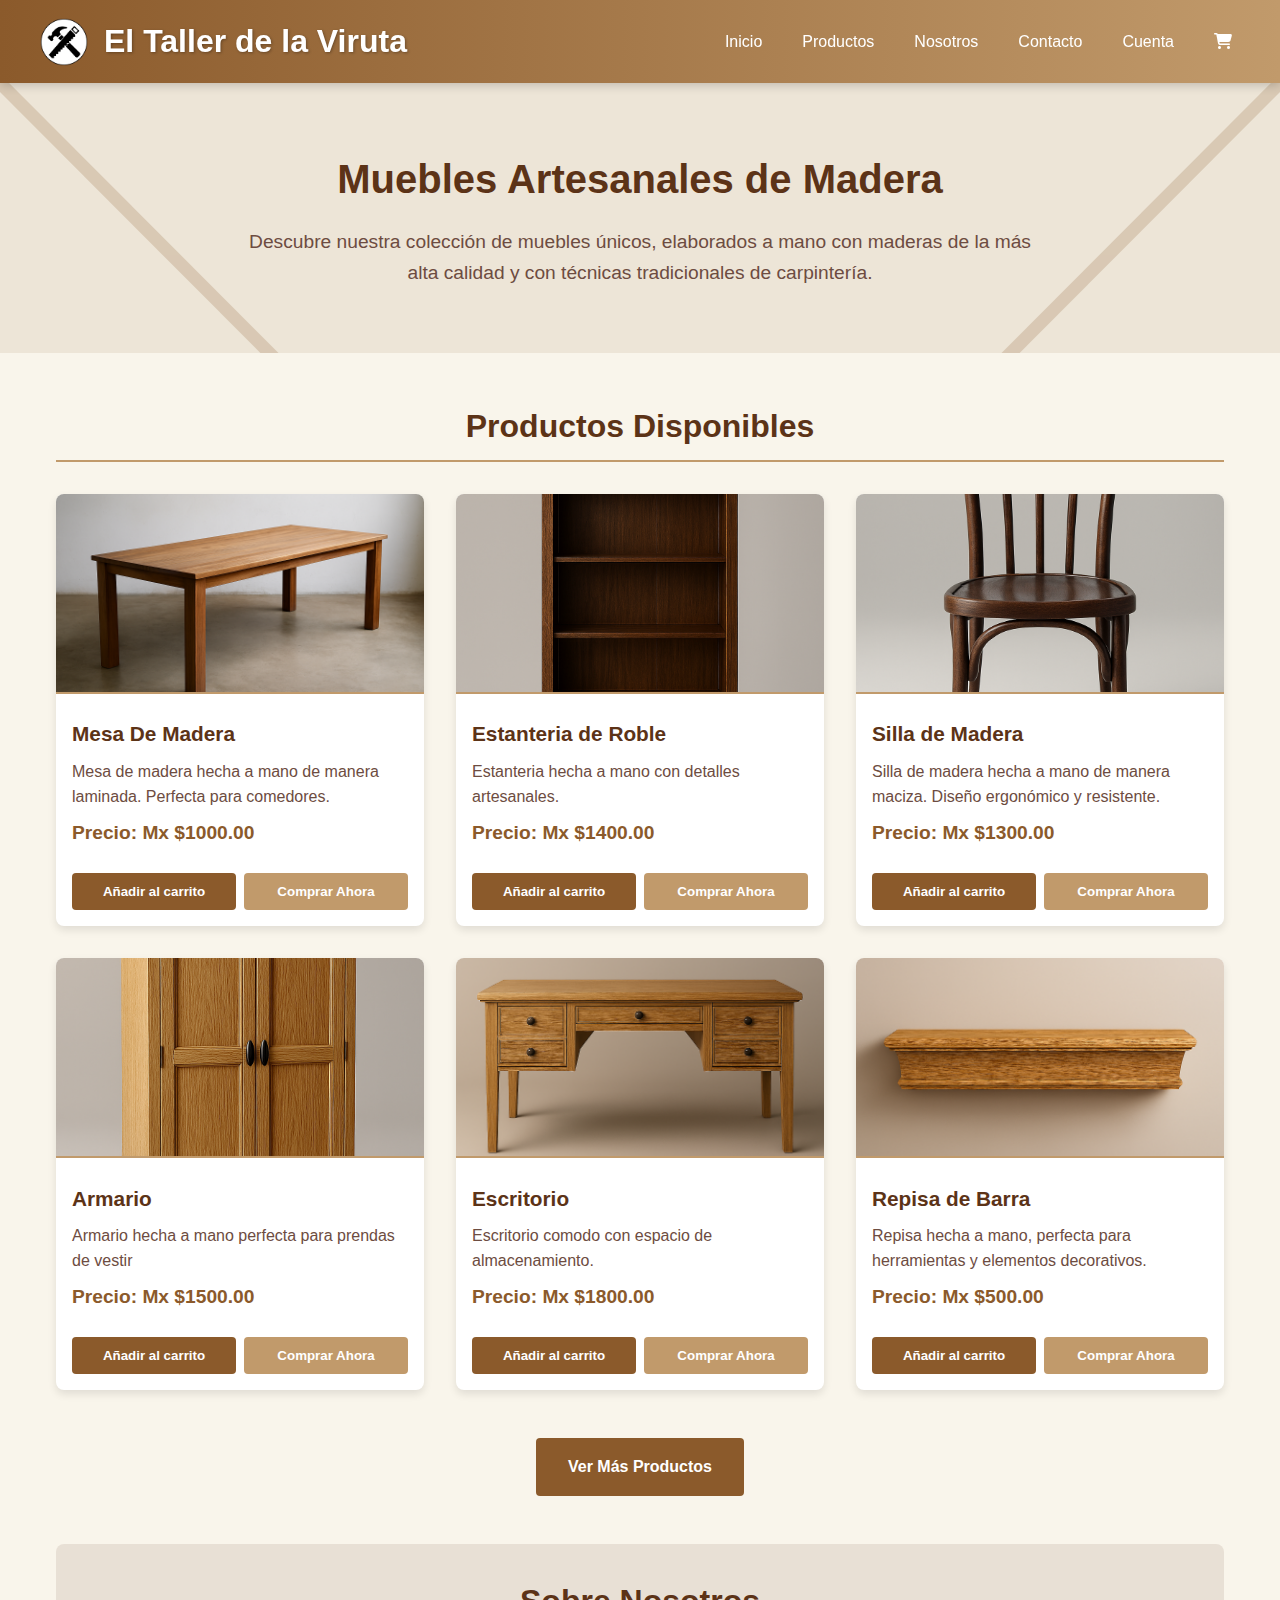
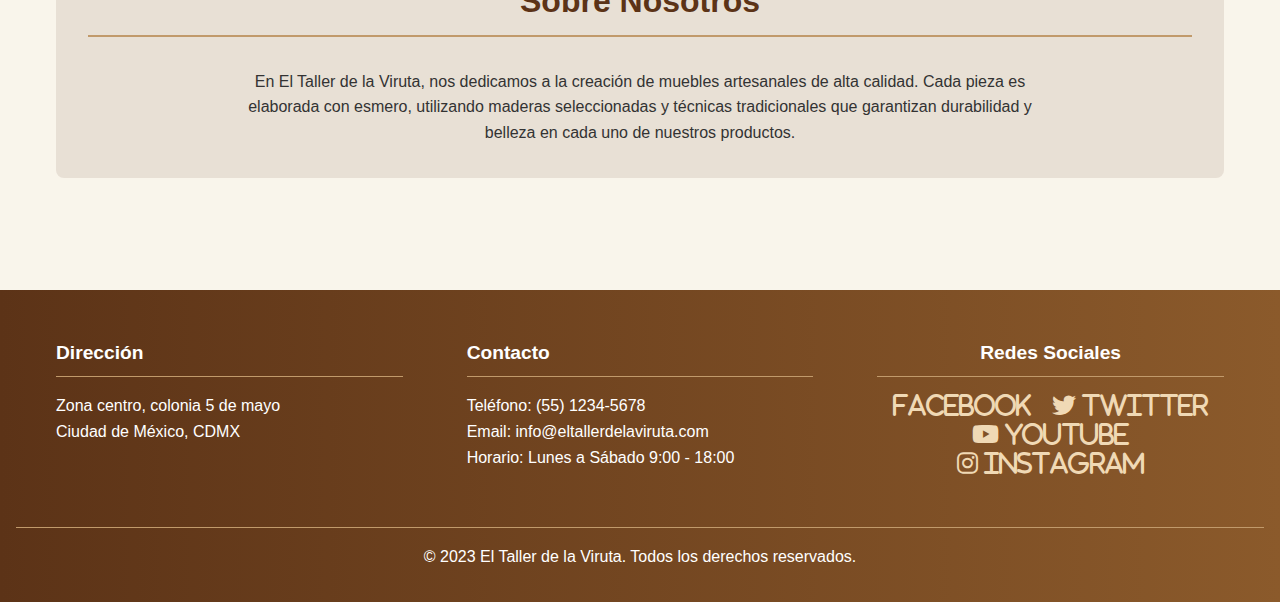
<file: index.html>
<!DOCTYPE html>
<html lang="es">

<head>
    <meta charset="UTF-8">
    <meta name="viewport" content="width=device-width, initial-scale=1.0">
    <title>El Taller de la Viruta </title>
    <link rel="stylesheet" href="https://cdnjs.cloudflare.com/ajax/libs/font-awesome/6.4.2/css/all.min.css">
    <link rel="stylesheet" href="inicio.css">
    <link rel="icon" type="img/x-icon" href="img/Logo.png">
</head>

<body>
    <header>
        <div class="header-content">
            <div class="logo">
                <img src="img/Logo.png" width="40" alt="Logo de la Pagina Web">
                <h1 title="El taller de la viruta">El Taller de la Viruta</h1>
            </div>
            <nav>
                <ul>
                    <li><a href="index.html">Inicio</a></li>
                    <li><a href="index.html">Productos</a></li>
                    <li><a href="nosotros.html">Nosotros</a></li>
                    <li><a href="#contact">Contacto</a></li>
                    <li><a href="cuenta.html">Cuenta</a></li>
                    <li class="cart-icon">
                        <a href="carrito.html">
                            <i class="fas fa-shopping-cart"></i>
                            <span class="cart-count" id="cart-count"></span>
                        </a>
                    </li>
                </ul>
            </nav>
        </div>
    </header>

    <div class="banner">
        <h2>Muebles Artesanales de Madera</h2>
        <p>Descubre nuestra colección de muebles únicos, elaborados a mano con maderas de la más alta calidad y con
            técnicas tradicionales de carpintería.</p>
    </div>

    <main>
        <h2 class="section-title" id="products" title="Productos Disponibles">Productos Disponibles</h2>

        <div class="product-container">
            <div class="product">
                <a href="mesa.html">
                    <img src="img/Mesa 1.png" alt="Mesa de madera" title="Mesa de madera">
                </a>
                <h3 title="Mesa de Madera">Mesa De Madera</h3>
                <p>Mesa de madera hecha a mano de manera laminada. Perfecta para comedores.</p>
                <p class="price">Precio: Mx $1000.00</p>
                <div class="product-buttons">
                    <button class="add-to-cart-btn">Añadir al carrito</button>
                    <button class="buy-now-btn">Comprar Ahora</button>
                </div>
            </div>

            <div class="product">
                <a href="estanteria.html">
                    <img src="img/Estanteria 1.png" alt="Ropero rústico" title="Estanteria">
                </a>
                <h3 title="Ropero Rústico">Estanteria de Roble</h3>
                <p title="Ropero Rústico hecho a mano">Estanteria hecha a mano con detalles artesanales.</p>
                <p class="price">Precio: Mx $1400.00</p>
                <div class="product-buttons">
                    <button class="add-to-cart-btn">Añadir al carrito</button>
                    <button class="buy-now-btn">Comprar Ahora</button>
                </div>
            </div>

            <div class="product">
                <a href="silla.html">
                    <img src="img/silla 1.png" alt="Silla artesanal" title="Silla artesanal">
                </a>
                <h3>Silla de Madera</h3>
                <p>Silla de madera hecha a mano de manera maciza. Diseño ergonómico y resistente.</p>
                <p class="price">Precio: Mx $1300.00</p>
                <div class="product-buttons">
                    <button class="add-to-cart-btn">Añadir al carrito</button>
                    <button class="buy-now-btn">Comprar Ahora</button>
                </div>
            </div>

            <div class="product">
                <a href="armario.html">
                    <img src="img/Armario 1.png" alt="Estantería" title="Estantería artesanal">
                </a>
                <h3>Armario </h3>
                <p>Armario hecha a mano perfecta para prendas de vestir</p>
                <p class="price">Precio: Mx $1500.00</p>
                <div class="product-buttons">
                    <button class="add-to-cart-btn">Añadir al carrito</button>
                    <button class="buy-now-btn">Comprar Ahora</button>
                </div>
            </div>

            <div class="product">
                <a href="escritorio.html">
                    <img src="img/Escritorio 1.png" alt="Armario mediano" title="Armario mediano">
                </a>
                <h3>Escritorio</h3>
                <p>Escritorio comodo con espacio de almacenamiento.</p>
                <p class="price">Precio: Mx $1800.00</p>
                <div class="product-buttons">
                    <button class="add-to-cart-btn">Añadir al carrito</button>
                    <button class="buy-now-btn">Comprar Ahora</button>
                </div>
            </div>

            <div class="product">
                <a href="repisa.html">
                    <img src="img/Repisa 1.png" alt="Repisa" title="Repisa artesanal">
                </a>
                <h3>Repisa de Barra</h3>
                <p>Repisa hecha a mano, perfecta para herramientas y elementos decorativos.</p>
                <p class="price">Precio: Mx $500.00</p>
                <div class="product-buttons">
                    <button class="add-to-cart-btn">Añadir al carrito</button>
                    <button class="buy-now-btn">Comprar Ahora</button>
                </div>
            </div>
        </div>

        <div class="more-products-link">
            <a href="https://www.ikea.com/mx/es/cat/storage-organisation-st001/" target="_blank">Ver Más Productos</a>
        </div>

        <section id="about" style="margin: 3rem 0; padding: 2rem; background-color: #e8e0d5; border-radius: 8px;">
            <h2 class="section-title">Sobre Nosotros</h2>
            <p style="text-align: center; max-width: 800px; margin: 0 auto;">En El Taller de la Viruta, nos dedicamos a
                la creación de muebles artesanales de alta calidad. Cada pieza es elaborada con esmero, utilizando
                maderas seleccionadas y técnicas tradicionales que garantizan durabilidad y belleza en cada uno de
                nuestros productos.</p>
        </section>
    </main>

    <footer id="contact">
        <div class="footer-content">
            <div class="partfooter">
                <h4>Dirección</h4>
                <p>Zona centro, colonia 5 de mayo</p>
                <p>Ciudad de México, CDMX</p>
            </div>

            <div class="partfooter">
                <h4>Contacto</h4>
                <p>Teléfono: (55) 1234-5678</p>
                <p>Email: info@eltallerdelaviruta.com</p>
                <p>Horario: Lunes a Sábado 9:00 - 18:00</p>
            </div>
            <div class="partfooter social-media">
                <h4>Redes Sociales</h4>
                <a href="#" target="_blank" class="fab facebook-btn"> Facebook</a>
                <a href="#" class="fab fa-twitter"> Twitter</a>
                <a href="#" target="_blank" class="fab fa-youtube"> YouTube</a>
                <a class="fab fa-instagram" href="#" target="_blank"> Instagram</a>
            </div>
        </div>

        <div class="footer-bottom">
            <p>&copy; 2023 El Taller de la Viruta. Todos los derechos reservados.</p>
        </div>
    </footer>
    <script src="inicio.js"></script>
</body>

</html>
</file>
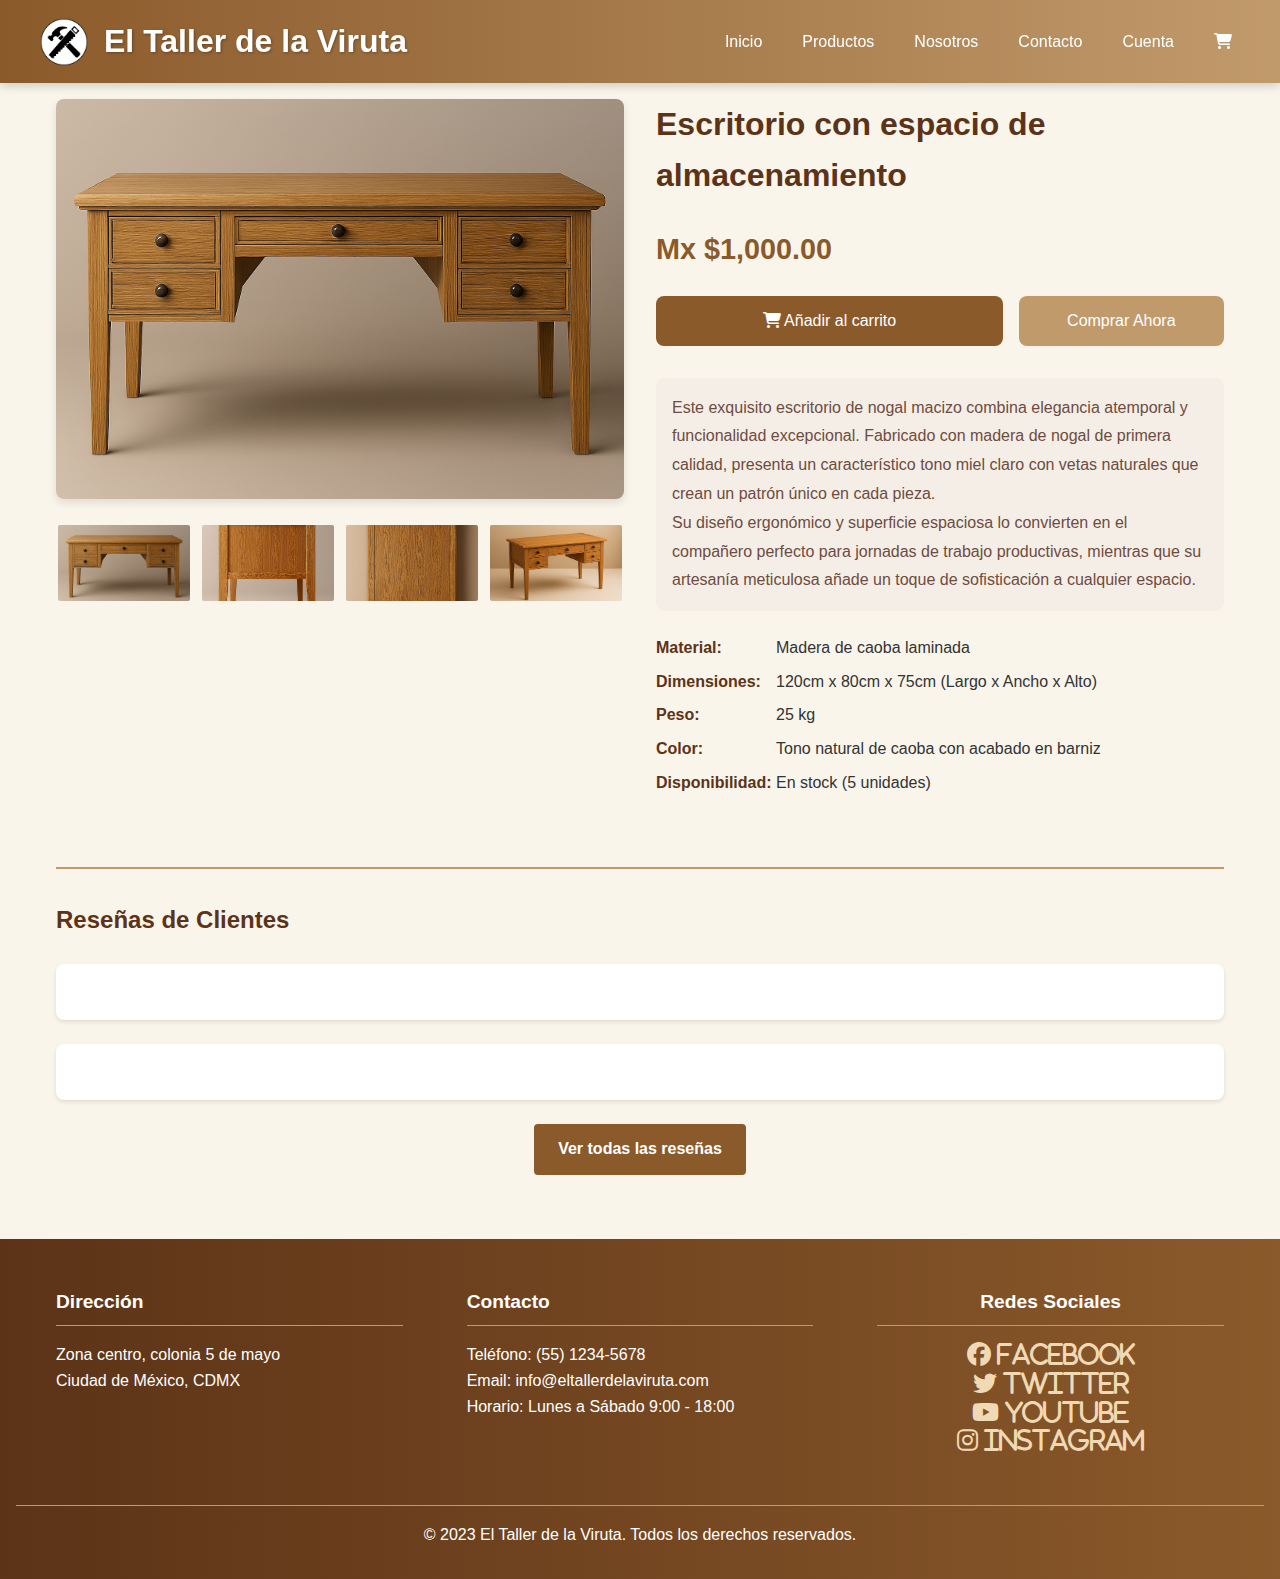
<file: escritorio.html>
<!DOCTYPE html>
<html lang="es">

<head>
    <meta charset="UTF-8">
    <meta name="viewport" content="width=device-width, initial-scale=1.0">
    <link rel="stylesheet" href="https://cdnjs.cloudflare.com/ajax/libs/font-awesome/6.4.2/css/all.min.css">
    <title>Mesa Rústica - El Taller de la Viruta</title>
    <link rel="stylesheet" href="mesa.css">
</head>

<body>
    <header>
        <div class="header-content">
            <div class="logo">
                <img src="img/Logo.png" width="40" alt="Logo de la Pagina Web">
                <h1>El Taller de la Viruta</h1>
            </div>
            <nav>
                <ul>
                    <li><a href="inicio.html">Inicio</a></li>
                    <li><a href="inicio.html">Productos</a></li>
                    <li><a href="nosotros.html">Nosotros</a></li>
                    <li><a href="#contact">Contacto</a></li>
                    <li><a href="cuenta.html">Cuenta</a></li>
                    <li class="cart-icon">
                        <a href="carrito.html">
                            <i class="fas fa-shopping-cart"></i>
                            <span class="cart-count" id="cart-count"></span>
                        </a>
                    </li>
                </ul>
            </nav>
        </div>
    </header>

    </div>

    <main>
        <div class="product-detail">
            <div class="product-gallery">
                <img id="main-image" src="img/Escritorio 1.png" alt="" class="main-image">

                <div class="thumbnail-container">
                    <img src="img/Escritorio 1.png" alt="Vista lateral" class="thumbnail"
                        onclick="changeImage(this, 'http://127.0.0.1:5500/img/Escritorio%201.png')">
                    <img src="img/Escritorio 2.png" alt="Vista superior" class="thumbnail"
                        onclick="changeImage(this, 'http://127.0.0.1:5500/img/Escritorio%202.png')">
                    <img src="img/Escritorio 3.png" alt="Detalle de madera" class="thumbnail"
                        onclick="changeImage(this, 'http://127.0.0.1:5500/img/Escritorio%203.png')">
                    <img src="img/Escritorio 4.png" alt="Detalle de patas" class="thumbnail"
                        onclick="changeImage(this, 'http://127.0.0.1:5500/img/Escritorio%204.png')">
                </div>
            </div>

            <div class="product-info">
                <h1>Escritorio con espacio de almacenamiento</h1>

                <p class="price">Mx $1,000.00</p>

                <div class="product-actions">
                    <button class="add-to-cart-btn"><i class="fas fa-shopping-cart"></i> Añadir al carrito</button>
                    <button class="buy-now-btn">Comprar Ahora</button>
                </div>

                <div class="description">
                    <p>Este exquisito escritorio de nogal macizo combina elegancia atemporal y funcionalidad
                        excepcional. Fabricado con madera de nogal de primera calidad, presenta un característico tono
                        miel claro con vetas naturales que crean un patrón único en cada pieza. </p>
                    <p>Su diseño ergonómico y superficie espaciosa lo convierten en el compañero perfecto para jornadas
                        de trabajo productivas, mientras que su artesanía meticulosa añade un toque de sofisticación a
                        cualquier espacio.</p>
                </div>

                <div class="product-meta">
                    <div class="meta-item">
                        <span class="meta-label">Material:</span>
                        <span class="meta-value">Madera de caoba laminada</span>
                    </div>
                    <div class="meta-item">
                        <span class="meta-label">Dimensiones:</span>
                        <span class="meta-value">120cm x 80cm x 75cm (Largo x Ancho x Alto)</span>
                    </div>
                    <div class="meta-item">
                        <span class="meta-label">Peso:</span>
                        <span class="meta-value">25 kg</span>
                    </div>
                    <div class="meta-item">
                        <span class="meta-label">Color:</span>
                        <span class="meta-value">Tono natural de caoba con acabado en barniz</span>
                    </div>
                    <div class="meta-item">
                        <span class="meta-label">Disponibilidad:</span>
                        <span class="meta-value">En stock (5 unidades)</span>
                    </div>
                </div>
            </div>
        </div>

        <div class="reviews">
            <h2>Reseñas de Clientes</h2>

            <div class="review-item">
                <div class="review-header">
                    <span class="review-author"></span>
                    <span class="review-date"></span>
                </div>
                <div class="review-content">

                </div>
            </div>

            <div class="review-item">
                <div class="review-header">
                    <span class="review-author"></span>
                    <span class="review-date"></span>
                </div>
                <div class="review-content">
                    <p></p>
                </div>
            </div>

            <div class="view-all-reviews">
                <a href="reseñas.html">Ver todas las reseñas</a>
            </div>
        </div>
    </main>

    <footer id="contact">
        <div class="footer-content">
            <div class="partfooter">
                <h4>Dirección</h4>
                <p>Zona centro, colonia 5 de mayo</p>
                <p>Ciudad de México, CDMX</p>
            </div>

            <div class="partfooter">
                <h4>Contacto</h4>
                <p>Teléfono: (55) 1234-5678</p>
                <p>Email: info@eltallerdelaviruta.com</p>
                <p>Horario: Lunes a Sábado 9:00 - 18:00</p>
            </div>

            <div class="partfooter social-media">
                <h4>Redes Sociales</h4>
                <a href="https://www.facebook.com" target="_blank" class="fab fa-facebook">
                    Facebook</a>
                <a href="#" class="fab fa-twitter"> Twitter</a>
                <a href="#" target="_blank" class="fab fa-youtube"> YouTube</a>
                <a class="fab fa-instagram" href="#" target="_blank"> Instagram</a>
            </div>

        </div>

        <div class="footer-bottom">
            <p>&copy; 2023 El Taller de la Viruta. Todos los derechos reservados.</p>
        </div>
    </footer>

    <script src="productfunci.js"></script>
</body>

</html>
</file>
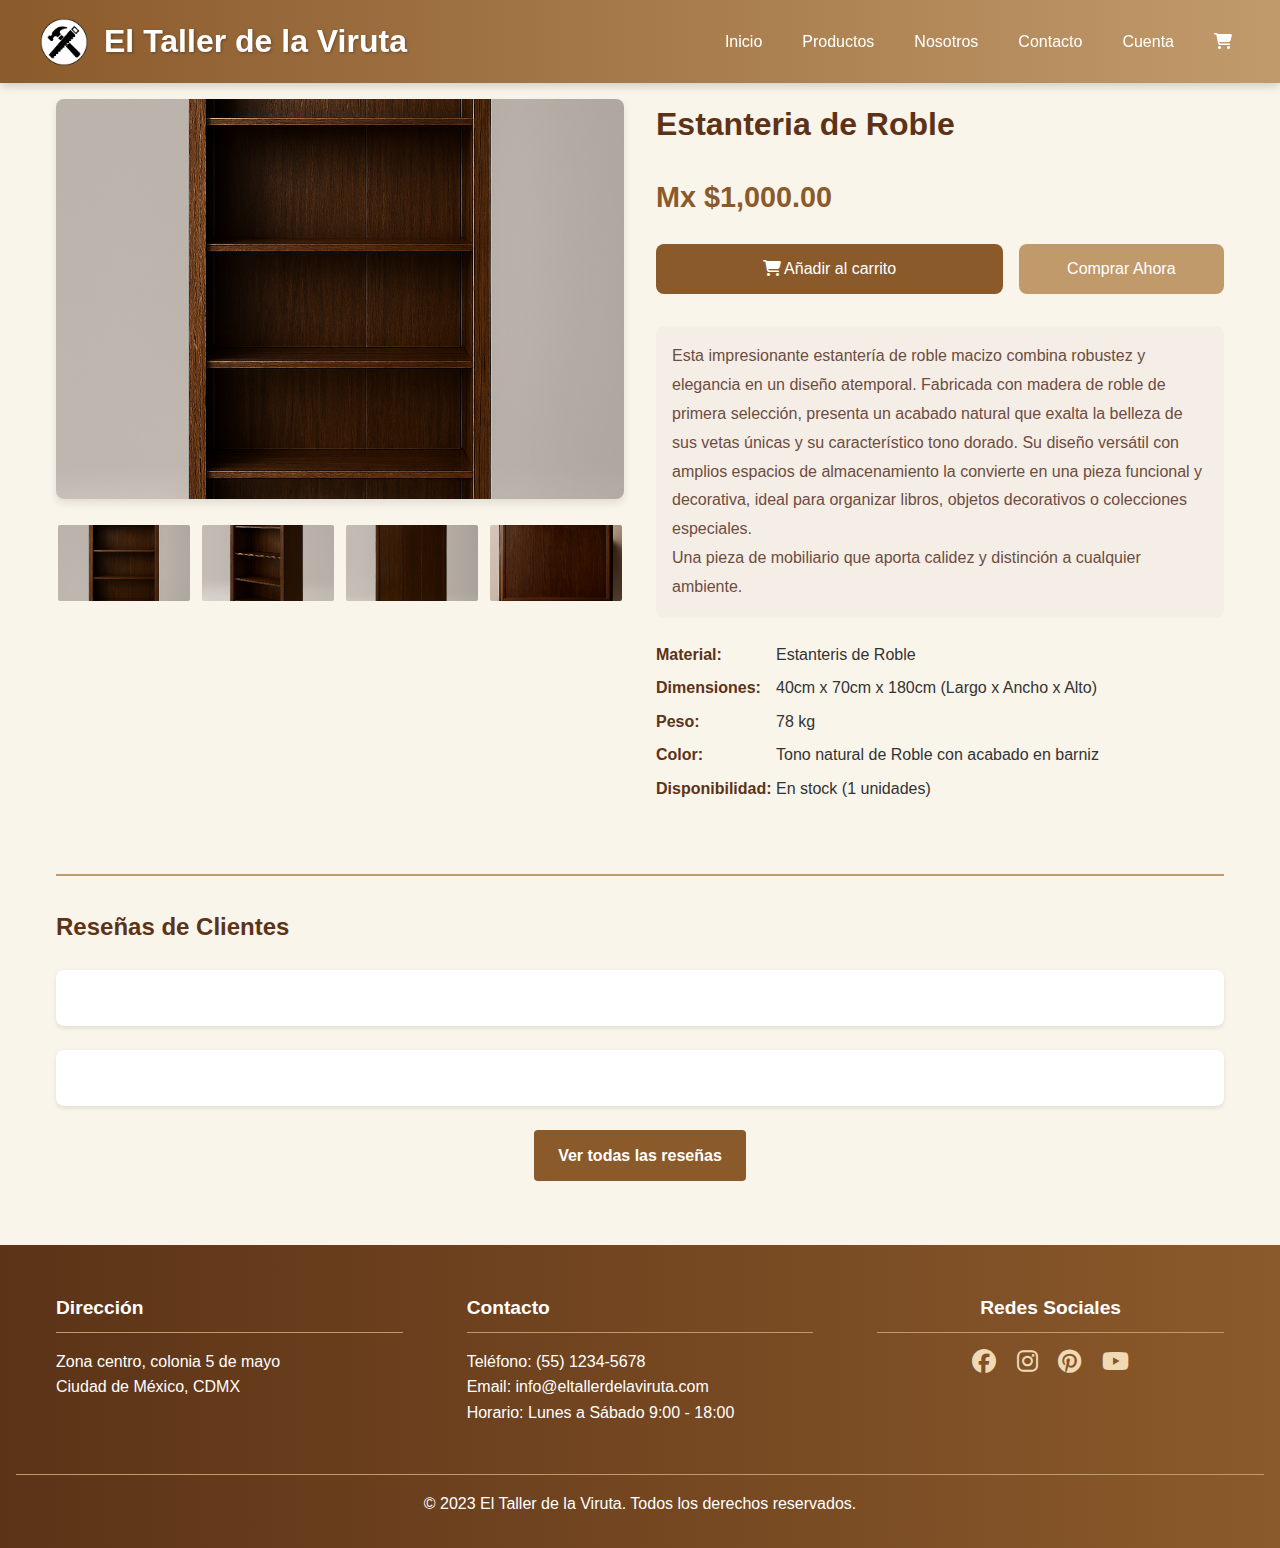
<file: estanteria.html>
<!DOCTYPE html>
<html lang="es">

<head>
    <meta charset="UTF-8">
    <meta name="viewport" content="width=device-width, initial-scale=1.0">
    <link rel="stylesheet" href="https://cdnjs.cloudflare.com/ajax/libs/font-awesome/6.4.2/css/all.min.css">

    <title>Estanteria de madera - El Taller de la Viruta</title>
    <link rel="stylesheet" href="mesa.css">
</head>

<body>
    <header>
        <div class="header-content">
            <div class="logo">
                <img src="img/Logo.png" width="40" alt="Logo de la Pagina Web">
                <h1>El Taller de la Viruta</h1>
            </div>
            <nav>
                <ul>
                    <li><a href="inicio.html">Inicio</a></li>
                    <li><a href="inicio.html">Productos</a></li>
                    <li><a href="nosotros.html">Nosotros</a></li>
                    <li><a href="#contact">Contacto</a></li>
                    <li><a href="cuenta.html">Cuenta</a></li>
                    <li class="cart-icon">
                        <a href="carrito.html">
                            <i class="fas fa-shopping-cart"></i>
                            <span class="cart-count" id="cart-count"></span>
                        </a>
                    </li>
                </ul>
            </nav>
        </div>
    </header>

    </div>

    <main>
        <div class="product-detail">
            <div class="product-gallery">
                <img id="main-image" src="img/Estanteria 1.png" alt="" class="main-image">

                <div class="thumbnail-container">
                    <img src="img/Estanteria 1.png" alt="Vista lateral" class="thumbnail"
                        onclick="changeImage(this, 'http://127.0.0.1:5500/img/Estanteria%201.png')">
                    <img src="img/Estanteria 2.png" alt="Vista superior" class="thumbnail"
                        onclick="changeImage(this, 'http://127.0.0.1:5500/img/Estanteria%202.png')">
                    <img src="img/Estanteria 3.png" alt="Detalle de madera" class="thumbnail"
                        onclick="changeImage(this, 'http://127.0.0.1:5500/img/Estanteria%203.png')">
                    <img src="img/Estanteria 4.png" alt="Detalle de patas" class="thumbnail"
                        onclick="changeImage(this, 'http://127.0.0.1:5500/img/Estanteria%204.png')">
                </div>
            </div>

            <div class="product-info">
                <h1>Estanteria de Roble</h1>

                <p class="price">Mx $1,000.00</p>

                <div class="product-actions">
                    <button class="add-to-cart-btn"><i class="fas fa-shopping-cart"></i> Añadir al carrito</button>
                    <button class="buy-now-btn">Comprar Ahora</button>
                </div>

                <div class="description">
                    <p>Esta impresionante estantería de roble macizo combina robustez y elegancia en un diseño
                        atemporal. Fabricada con madera de roble de primera selección, presenta un acabado natural que
                        exalta la belleza de sus vetas únicas y su característico tono dorado. Su diseño versátil con
                        amplios espacios de almacenamiento la convierte en una pieza funcional y decorativa, ideal para
                        organizar libros, objetos decorativos o colecciones especiales.</p>
                    <p>Una pieza de mobiliario que aporta calidez y distinción a cualquier ambiente.</p>
                </div>

                <div class="product-meta">
                    <div class="meta-item">
                        <span class="meta-label">Material:</span>
                        <span class="meta-value">Estanteris de Roble </span>
                    </div>
                    <div class="meta-item">
                        <span class="meta-label">Dimensiones:</span>
                        <span class="meta-value">40cm x 70cm x 180cm (Largo x Ancho x Alto)</span>
                    </div>
                    <div class="meta-item">
                        <span class="meta-label">Peso:</span>
                        <span class="meta-value">78 kg</span>
                    </div>
                    <div class="meta-item">
                        <span class="meta-label">Color:</span>
                        <span class="meta-value">Tono natural de Roble con acabado en barniz</span>
                    </div>
                    <div class="meta-item">
                        <span class="meta-label">Disponibilidad:</span>
                        <span class="meta-value">En stock (1 unidades)</span>
                    </div>
                </div>
            </div>
        </div>

        <div class="reviews">
            <h2>Reseñas de Clientes</h2>

            <div class="review-item">
                <div class="review-header">
                    <span class="review-author"></span>
                    <span class="review-date"></span>
                </div>
                <div class="review-content">

                </div>
            </div>

            <div class="review-item">
                <div class="review-header">
                    <span class="review-author"></span>
                    <span class="review-date"></span>
                </div>
                <div class="review-content">
                    <p></p>
                </div>
            </div>

            <div class="view-all-reviews">
                <a href="reseñas.html">Ver todas las reseñas</a>
            </div>
        </div>
    </main>

    <footer id="contact">
        <div class="footer-content">
            <div class="partfooter">
                <h4>Dirección</h4>
                <p>Zona centro, colonia 5 de mayo</p>
                <p>Ciudad de México, CDMX</p>
            </div>

            <div class="partfooter">
                <h4>Contacto</h4>
                <p>Teléfono: (55) 1234-5678</p>
                <p>Email: info@eltallerdelaviruta.com</p>
                <p>Horario: Lunes a Sábado 9:00 - 18:00</p>
            </div>

            <div class="partfooter social-media">
                <h4>Redes Sociales</h4>
                <a href="#" target="_blank" class="fab fa-facebook"></a>
                <a href="#" target="_blank" class="fab fa-instagram"></a>
                <a href="#" target="_blank" class="fab fa-pinterest"></a>
                <a href="#" target="_blank" class="fab fa-youtube"></a>
            </div>
        </div>

        <div class="footer-bottom">
            <p>&copy; 2023 El Taller de la Viruta. Todos los derechos reservados.</p>
        </div>
    </footer>

    <script src="productfunci.js"></script>
</body>

</html>
</file>
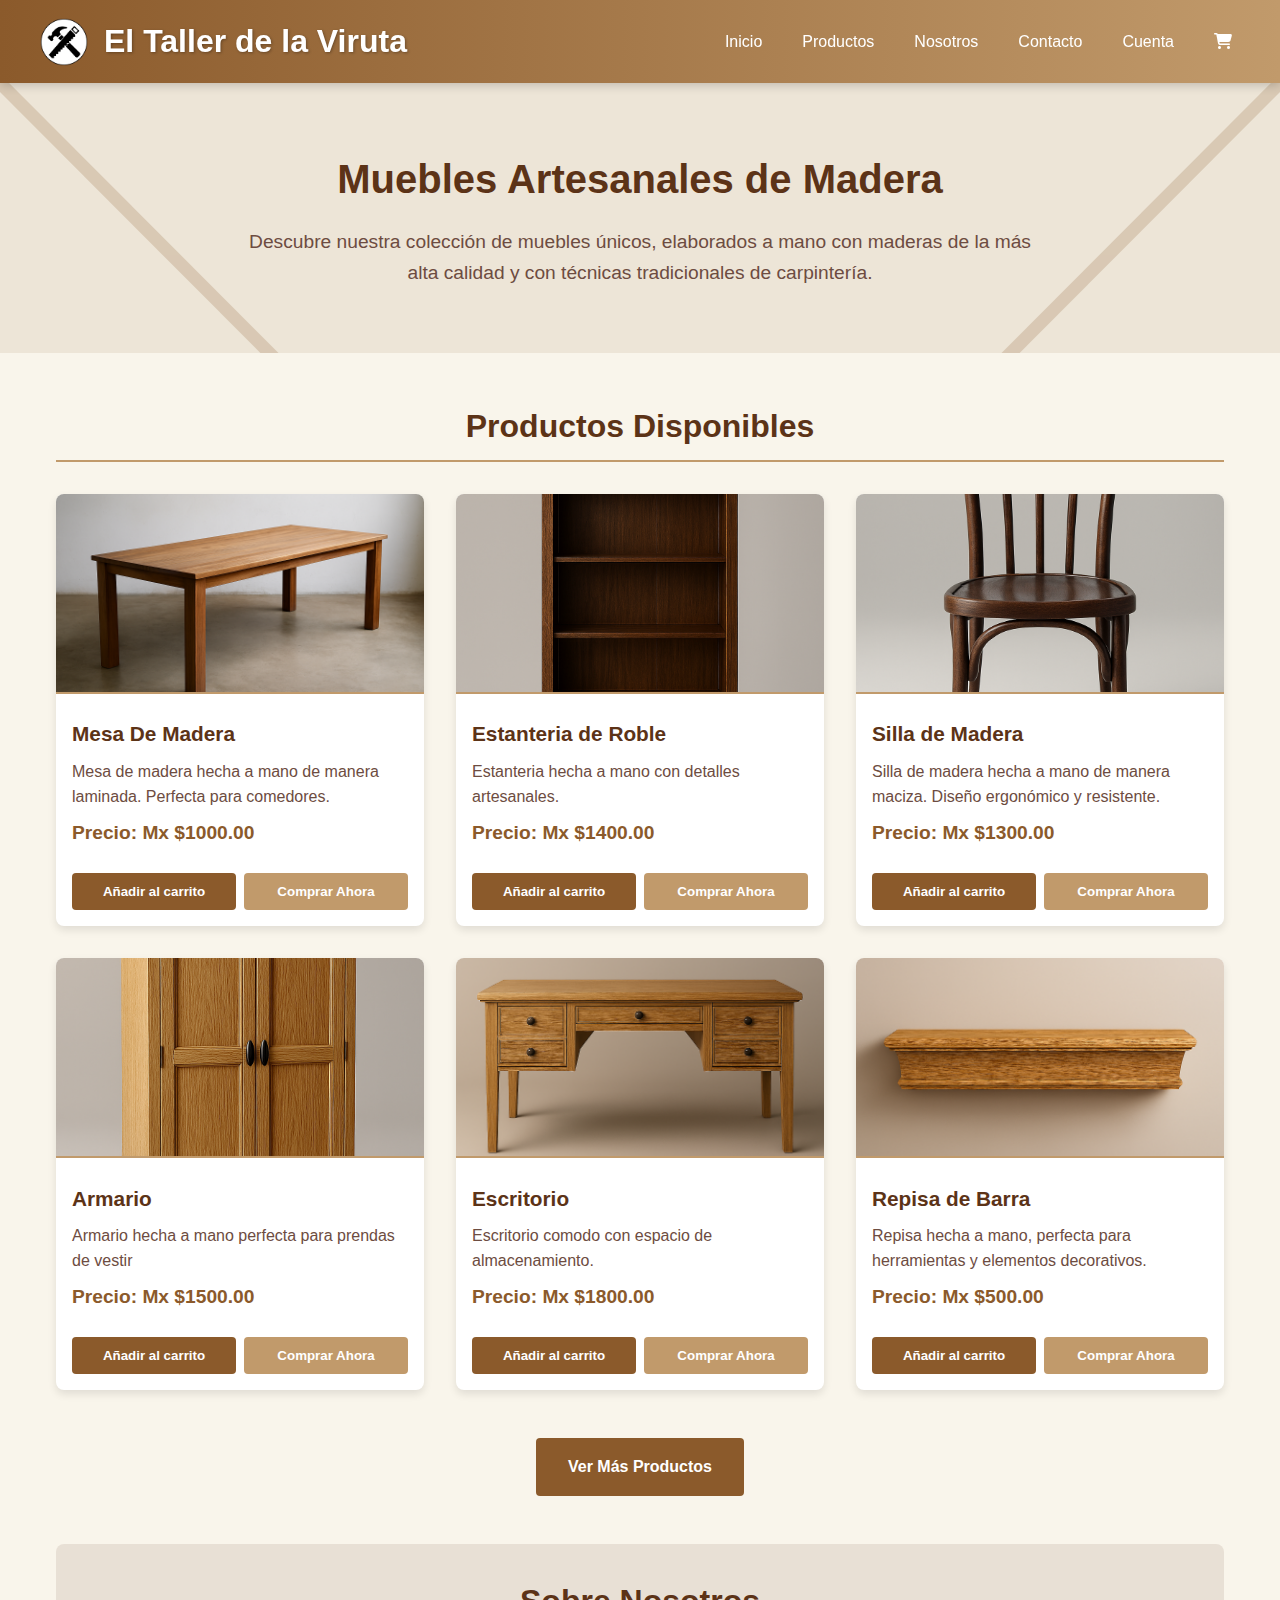
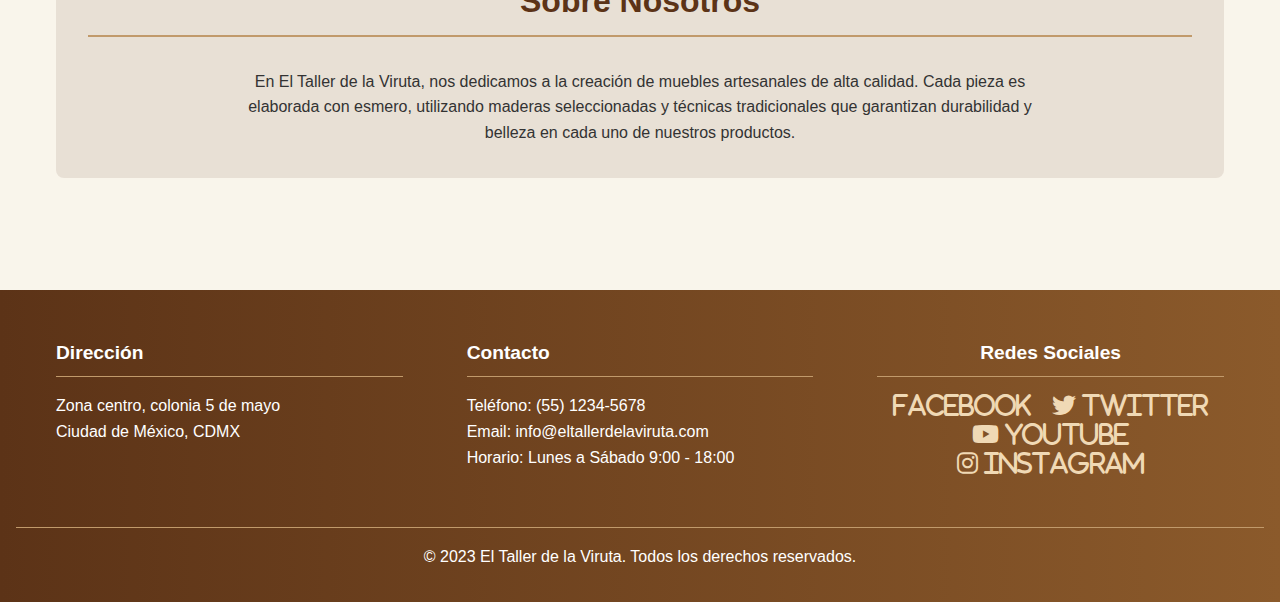
<file: inicio.html>
<!DOCTYPE html>
<html lang="es">

<head>
    <meta charset="UTF-8">
    <meta name="viewport" content="width=device-width, initial-scale=1.0">
    <title>El Taller de la Viruta </title>
    <link rel="stylesheet" href="https://cdnjs.cloudflare.com/ajax/libs/font-awesome/6.4.2/css/all.min.css">
    <link rel="stylesheet" href="inicio.css">
    <link rel="icon" type="img/x-icon" href="img/Logo.png">
</head>

<body>
    <header>
        <div class="header-content">
            <div class="logo">
                <img src="img/Logo.png" width="40" alt="Logo de la Pagina Web">
                <h1 title="El taller de la viruta">El Taller de la Viruta</h1>
            </div>
            <nav>
                <ul>
                    <li><a href="inicio.html">Inicio</a></li>
                    <li><a href="inicio.html">Productos</a></li>
                    <li><a href="nosotros.html">Nosotros</a></li>
                    <li><a href="#contact">Contacto</a></li>
                    <li><a href="cuenta.html">Cuenta</a></li>
                    <li class="cart-icon">
                        <a href="carrito.html">
                            <i class="fas fa-shopping-cart"></i>
                            <span class="cart-count" id="cart-count"></span>
                        </a>
                    </li>
                </ul>
            </nav>
        </div>
    </header>

    <div class="banner">
        <h2>Muebles Artesanales de Madera</h2>
        <p>Descubre nuestra colección de muebles únicos, elaborados a mano con maderas de la más alta calidad y con
            técnicas tradicionales de carpintería.</p>
    </div>

    <main>
        <h2 class="section-title" id="products" title="Productos Disponibles">Productos Disponibles</h2>

        <div class="product-container">
            <div class="product">
                <a href="mesa.html">
                    <img src="img/Mesa 1.png" alt="Mesa de madera" title="Mesa de madera">
                </a>
                <h3 title="Mesa de Madera">Mesa De Madera</h3>
                <p>Mesa de madera hecha a mano de manera laminada. Perfecta para comedores.</p>
                <p class="price">Precio: Mx $1000.00</p>
                <div class="product-buttons">
                    <button class="add-to-cart-btn">Añadir al carrito</button>
                    <button class="buy-now-btn">Comprar Ahora</button>
                </div>
            </div>

            <div class="product">
                <a href="estanteria.html">
                    <img src="img/Estanteria 1.png" alt="Ropero rústico" title="Estanteria">
                </a>
                <h3 title="Ropero Rústico">Estanteria de Roble</h3>
                <p title="Ropero Rústico hecho a mano">Estanteria hecha a mano con detalles artesanales.</p>
                <p class="price">Precio: Mx $1400.00</p>
                <div class="product-buttons">
                    <button class="add-to-cart-btn">Añadir al carrito</button>
                    <button class="buy-now-btn">Comprar Ahora</button>
                </div>
            </div>

            <div class="product">
                <a href="silla.html">
                    <img src="img/silla 1.png" alt="Silla artesanal" title="Silla artesanal">
                </a>
                <h3>Silla de Madera</h3>
                <p>Silla de madera hecha a mano de manera maciza. Diseño ergonómico y resistente.</p>
                <p class="price">Precio: Mx $1300.00</p>
                <div class="product-buttons">
                    <button class="add-to-cart-btn">Añadir al carrito</button>
                    <button class="buy-now-btn">Comprar Ahora</button>
                </div>
            </div>

            <div class="product">
                <a href="armario.html">
                    <img src="img/Armario 1.png" alt="Estantería" title="Estantería artesanal">
                </a>
                <h3>Armario </h3>
                <p>Armario hecha a mano perfecta para prendas de vestir</p>
                <p class="price">Precio: Mx $1500.00</p>
                <div class="product-buttons">
                    <button class="add-to-cart-btn">Añadir al carrito</button>
                    <button class="buy-now-btn">Comprar Ahora</button>
                </div>
            </div>

            <div class="product">
                <a href="escritorio.html">
                    <img src="img/Escritorio 1.png" alt="Armario mediano" title="Armario mediano">
                </a>
                <h3>Escritorio</h3>
                <p>Escritorio comodo con espacio de almacenamiento.</p>
                <p class="price">Precio: Mx $1800.00</p>
                <div class="product-buttons">
                    <button class="add-to-cart-btn">Añadir al carrito</button>
                    <button class="buy-now-btn">Comprar Ahora</button>
                </div>
            </div>

            <div class="product">
                <a href="repisa.html">
                    <img src="img/Repisa 1.png" alt="Repisa" title="Repisa artesanal">
                </a>
                <h3>Repisa de Barra</h3>
                <p>Repisa hecha a mano, perfecta para herramientas y elementos decorativos.</p>
                <p class="price">Precio: Mx $500.00</p>
                <div class="product-buttons">
                    <button class="add-to-cart-btn">Añadir al carrito</button>
                    <button class="buy-now-btn">Comprar Ahora</button>
                </div>
            </div>
        </div>

        <div class="more-products-link">
            <a href="https://www.ikea.com/mx/es/cat/storage-organisation-st001/" target="_blank">Ver Más Productos</a>
        </div>

        <section id="about" style="margin: 3rem 0; padding: 2rem; background-color: #e8e0d5; border-radius: 8px;">
            <h2 class="section-title">Sobre Nosotros</h2>
            <p style="text-align: center; max-width: 800px; margin: 0 auto;">En El Taller de la Viruta, nos dedicamos a
                la creación de muebles artesanales de alta calidad. Cada pieza es elaborada con esmero, utilizando
                maderas seleccionadas y técnicas tradicionales que garantizan durabilidad y belleza en cada uno de
                nuestros productos.</p>
        </section>
    </main>

    <footer id="contact">
        <div class="footer-content">
            <div class="partfooter">
                <h4>Dirección</h4>
                <p>Zona centro, colonia 5 de mayo</p>
                <p>Ciudad de México, CDMX</p>
            </div>

            <div class="partfooter">
                <h4>Contacto</h4>
                <p>Teléfono: (55) 1234-5678</p>
                <p>Email: info@eltallerdelaviruta.com</p>
                <p>Horario: Lunes a Sábado 9:00 - 18:00</p>
            </div>
            <div class="partfooter social-media">
                <h4>Redes Sociales</h4>
                <a href="#" target="_blank" class="fab facebook-btn"> Facebook</a>
                <a href="#" class="fab fa-twitter"> Twitter</a>
                <a href="#" target="_blank" class="fab fa-youtube"> YouTube</a>
                <a class="fab fa-instagram" href="#" target="_blank"> Instagram</a>
            </div>
        </div>

        <div class="footer-bottom">
            <p>&copy; 2023 El Taller de la Viruta. Todos los derechos reservados.</p>
        </div>
    </footer>
    <script src="inicio.js"></script>
</body>

</html>
</file>
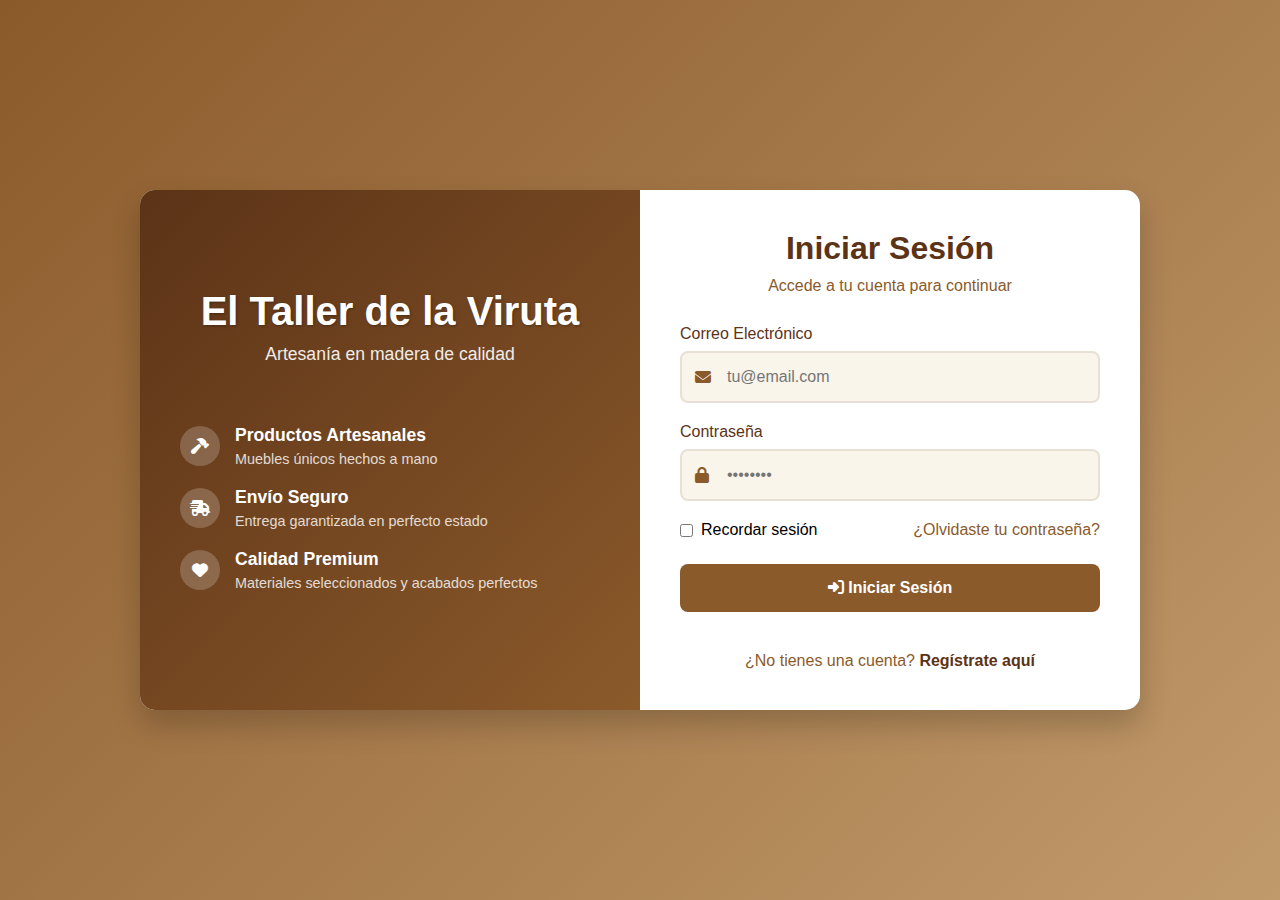
<file: iniciosesion.html>
<!DOCTYPE html>
<html lang="es">

<head>
    <meta charset="UTF-8">
    <meta name="viewport" content="width=device-width, initial-scale=1.0">
    <link rel="stylesheet" href="https://cdnjs.cloudflare.com/ajax/libs/font-awesome/6.4.2/css/all.min.css">
    <title>Iniciar Sesión - El Taller de la Viruta</title>
    <link rel="stylesheet" href="iniciosesion.css">
</head>

<body>
    <div class="login-container">
        <!-- Panel izquierdo - Información -->
        <div class="info-panel">
            <div class="logo">
                <h1>El Taller de la Viruta</h1>
                <p>Artesanía en madera de calidad</p>
            </div>

            <div class="features">
                <div class="feature-item">
                    <div class="feature-icon">
                        <i class="fas fa-hammer"></i>
                    </div>
                    <div class="feature-text">
                        <h3>Productos Artesanales</h3>
                        <p>Muebles únicos hechos a mano</p>
                    </div>
                </div>

                <div class="feature-item">
                    <div class="feature-icon">
                        <i class="fas fa-shipping-fast"></i>
                    </div>
                    <div class="feature-text">
                        <h3>Envío Seguro</h3>
                        <p>Entrega garantizada en perfecto estado</p>
                    </div>
                </div>

                <div class="feature-item">
                    <div class="feature-icon">
                        <i class="fas fa-heart"></i>
                    </div>
                    <div class="feature-text">
                        <h3>Calidad Premium</h3>
                        <p>Materiales seleccionados y acabados perfectos</p>
                    </div>
                </div>
            </div>
        </div>

        <!-- Panel derecho - Formulario -->
        <div class="form-panel">
            <div class="form-header">
                <h2>Iniciar Sesión</h2>
                <p>Accede a tu cuenta para continuar</p>
            </div>

            <!-- Mensajes -->
            <div id="error-message" class="message error-message">
                <i class="fas fa-exclamation-circle"></i> <span id="error-text"></span>
            </div>

            <div id="success-message" class="message success-message">
                <i class="fas fa-check-circle"></i> <span id="success-text"></span>
            </div>

            <form class="login-form" id="loginForm">
                <div class="form-group">
                    <label for="email">Correo Electrónico</label>
                    <div class="input-with-icon">
                        <i class="fas fa-envelope"></i>
                        <input type="email" id="email" name="email" placeholder="tu@email.com" required>
                    </div>
                </div>

                <div class="form-group">
                    <label for="password">Contraseña</label>
                    <div class="input-with-icon">
                        <i class="fas fa-lock"></i>
                        <input type="password" id="password" name="password" placeholder="••••••••" required>
                    </div>
                </div>

                <div class="remember-forgot">
                    <div class="remember-me">
                        <input type="checkbox" id="remember" name="remember">
                        <label for="remember">Recordar sesión</label>
                    </div>
                    <a href="recuperar-contrasena.html" class="forgot-password">¿Olvidaste tu contraseña?</a>
                </div>

                <button type="submit" class="login-btn">
                    <i class="fas fa-sign-in-alt"></i> Iniciar Sesión
                </button>
            </form>
            <div class="register-link">
                ¿No tienes una cuenta? <a href="registro.html">Regístrate aquí</a>
            </div>
        </div>
    </div>
    <script src="login.js"></script>
</body>

</html>
</file>
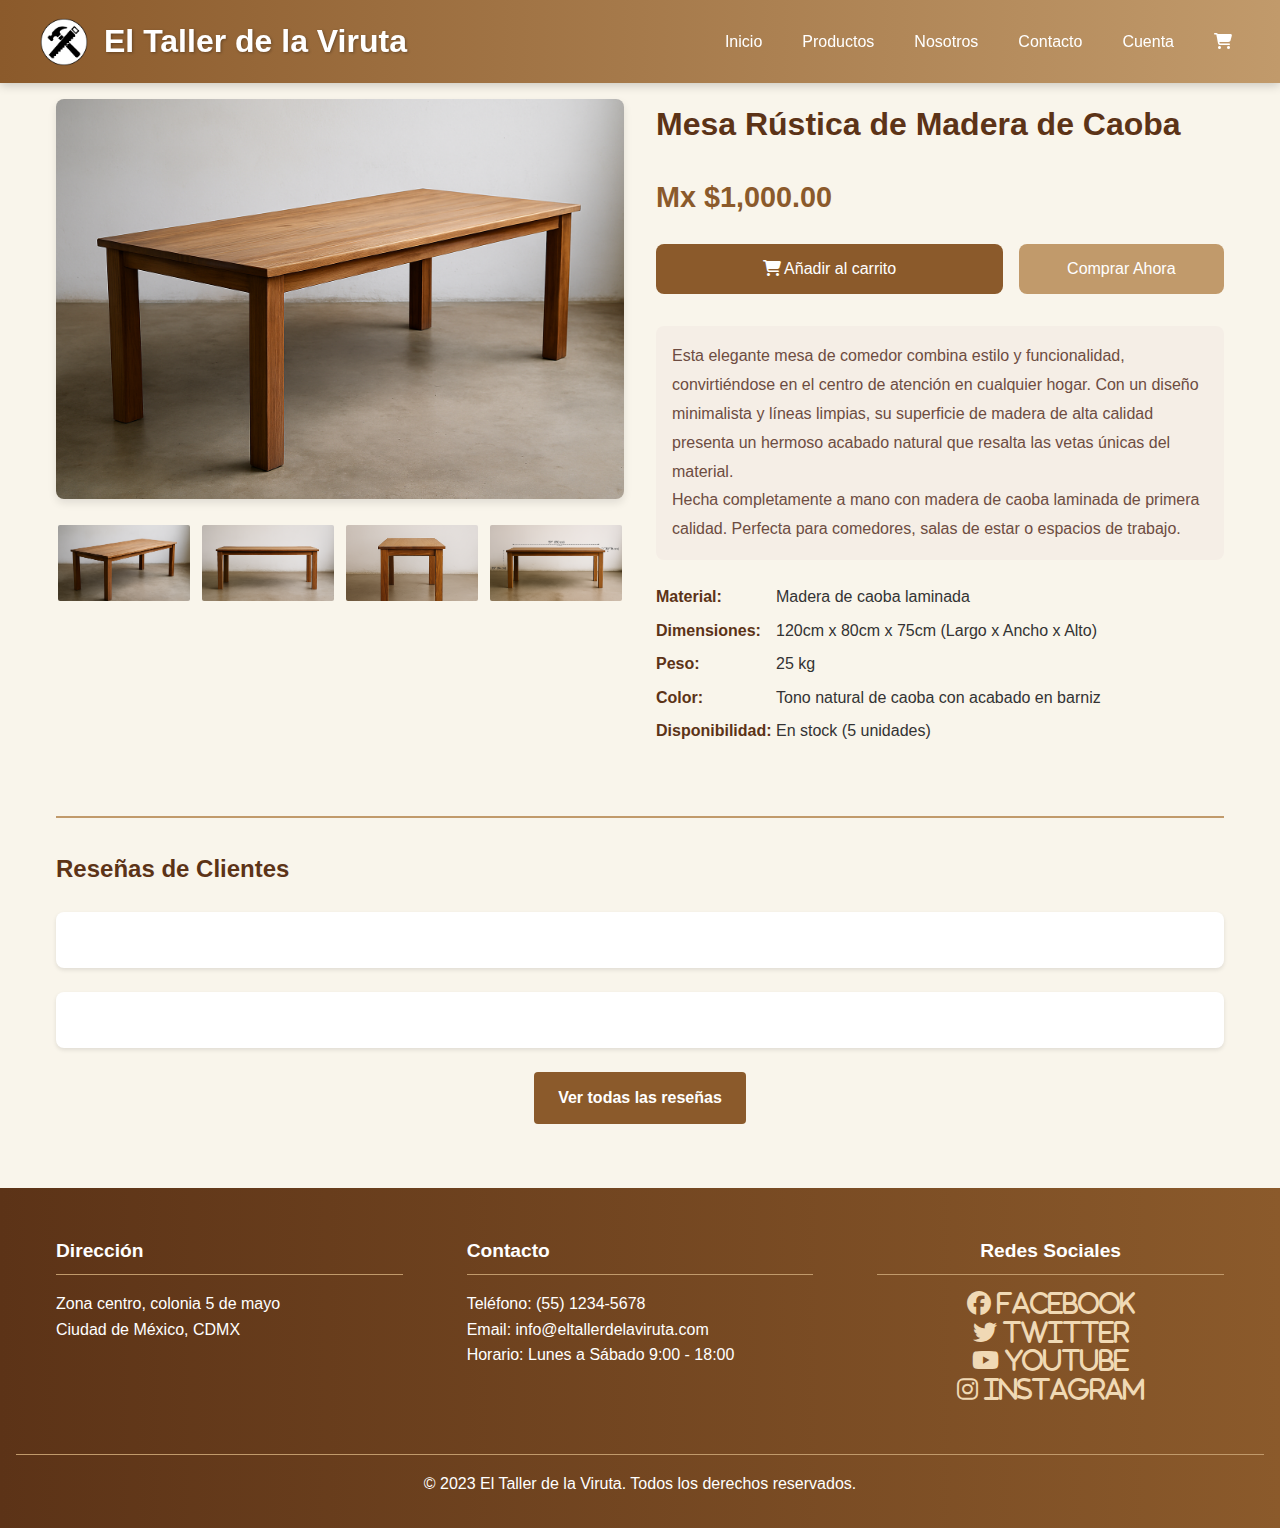
<file: mesa.html>
<!DOCTYPE html>
<html lang="es">

<head>
    <meta charset="UTF-8">
    <meta name="viewport" content="width=device-width, initial-scale=1.0">
    <link rel="stylesheet" href="https://cdnjs.cloudflare.com/ajax/libs/font-awesome/6.4.2/css/all.min.css">
    <title>Mesa Rústica - El Taller de la Viruta</title>
    <link rel="stylesheet" href="mesa.css">
</head>

<body>
    <header>
        <div class="header-content">
            <div class="logo">
                <img src="img/Logo.png" width="40" alt="Logo de la Pagina Web">
                <h1>El Taller de la Viruta</h1>
            </div>
            <nav>
                <ul>
                    <li><a href="inicio.html">Inicio</a></li>
                    <li><a href="inicio.html">Productos</a></li>
                    <li><a href="nosotros.html">Nosotros</a></li>
                    <li><a href="#contact">Contacto</a></li>
                    <li><a href="cuenta.html">Cuenta</a></li>
                    <li class="cart-icon">
                        <a href="carrito.html">
                            <i class="fas fa-shopping-cart"></i>
                            <span class="cart-count" id="cart-count"></span>
                        </a>
                    </li>
                </ul>
            </nav>
        </div>
    </header>

    </div>

    <main>
        <div class="product-detail">
            <div class="product-gallery">
                <img id="main-image" src="img/Mesa 1.png" alt="" class="main-image">

                <div class="thumbnail-container">
                    <img src="img/Mesa 1.png" alt="Vista lateral" class="thumbnail"
                        onclick="changeImage(this, 'http://127.0.0.1:5500/img/Mesa%201.png')">
                    <img src="img/Mesa 2.png" alt="Vista superior" class="thumbnail"
                        onclick="changeImage(this, 'http://127.0.0.1:5500/img/Mesa%202.png')">
                    <img src="img/Mesa 3.png" alt="Detalle de madera" class="thumbnail"
                        onclick="changeImage(this, 'http://127.0.0.1:5500/img/Mesa%203.png')">
                    <img src="img/Mesa 4.png" alt="Detalle de patas" class="thumbnail"
                        onclick="changeImage(this, 'http://127.0.0.1:5500/img/Mesa%204.png')">
                </div>
            </div>

            <div class="product-info">
                <h1>Mesa Rústica de Madera de Caoba</h1>

                <p class="price">Mx $1,000.00</p>

                <div class="product-actions">
                    <button class="add-to-cart-btn"><i class="fas fa-shopping-cart"></i> Añadir al carrito</button>
                    <button class="buy-now-btn">Comprar Ahora</button>
                </div>

                <div class="description">
                    <p>Esta elegante mesa de comedor combina estilo y funcionalidad, convirtiéndose en el centro de
                        atención en cualquier hogar. Con un diseño minimalista y líneas limpias, su superficie de madera
                        de alta calidad presenta un hermoso acabado natural que resalta las vetas únicas del material.
                    </p>
                    <p>Hecha completamente a mano con madera de caoba laminada de primera calidad. Perfecta para
                        comedores, salas de estar o espacios de trabajo.</p>
                </div>

                <div class="product-meta">
                    <div class="meta-item">
                        <span class="meta-label">Material:</span>
                        <span class="meta-value">Madera de caoba laminada</span>
                    </div>
                    <div class="meta-item">
                        <span class="meta-label">Dimensiones:</span>
                        <span class="meta-value">120cm x 80cm x 75cm (Largo x Ancho x Alto)</span>
                    </div>
                    <div class="meta-item">
                        <span class="meta-label">Peso:</span>
                        <span class="meta-value">25 kg</span>
                    </div>
                    <div class="meta-item">
                        <span class="meta-label">Color:</span>
                        <span class="meta-value">Tono natural de caoba con acabado en barniz</span>
                    </div>
                    <div class="meta-item">
                        <span class="meta-label">Disponibilidad:</span>
                        <span class="meta-value">En stock (5 unidades)</span>
                    </div>
                </div>
            </div>
        </div>

        <div class="reviews">
            <h2>Reseñas de Clientes</h2>

            <div class="review-item">
                <div class="review-header">
                    <span class="review-author"></span>
                    <span class="review-date"></span>
                </div>
                <div class="review-content">

                </div>
            </div>

            <div class="review-item">
                <div class="review-header">
                    <span class="review-author"></span>
                    <span class="review-date"></span>
                </div>
                <div class="review-content">
                    <p></p>
                </div>
            </div>

            <div class="view-all-reviews">
                <a href="reseñas.html">Ver todas las reseñas</a>
            </div>
        </div>
    </main>

    <footer id="contact">
        <div class="footer-content">
            <div class="partfooter">
                <h4>Dirección</h4>
                <p>Zona centro, colonia 5 de mayo</p>
                <p>Ciudad de México, CDMX</p>
            </div>

            <div class="partfooter">
                <h4>Contacto</h4>
                <p>Teléfono: (55) 1234-5678</p>
                <p>Email: info@eltallerdelaviruta.com</p>
                <p>Horario: Lunes a Sábado 9:00 - 18:00</p>
            </div>

            <div class="partfooter social-media">
                <h4>Redes Sociales</h4>
                <a href="https://www.facebook.com/la.venganza.del.troll/groups" target="_blank" class="fab fa-facebook">
                    Facebook</a>
                <a href="#" class="fab fa-twitter"> Twitter</a>
                <a href="#" target="_blank" class="fab fa-youtube"> YouTube</a>
                <a class="fab fa-instagram" href="#" target="_blank"> Instagram</a>
            </div>

        </div>

        <div class="footer-bottom">
            <p>&copy; 2023 El Taller de la Viruta. Todos los derechos reservados.</p>
        </div>
    </footer>
    <script src="productfunci.js"></script>
</body>

</html>
</file>
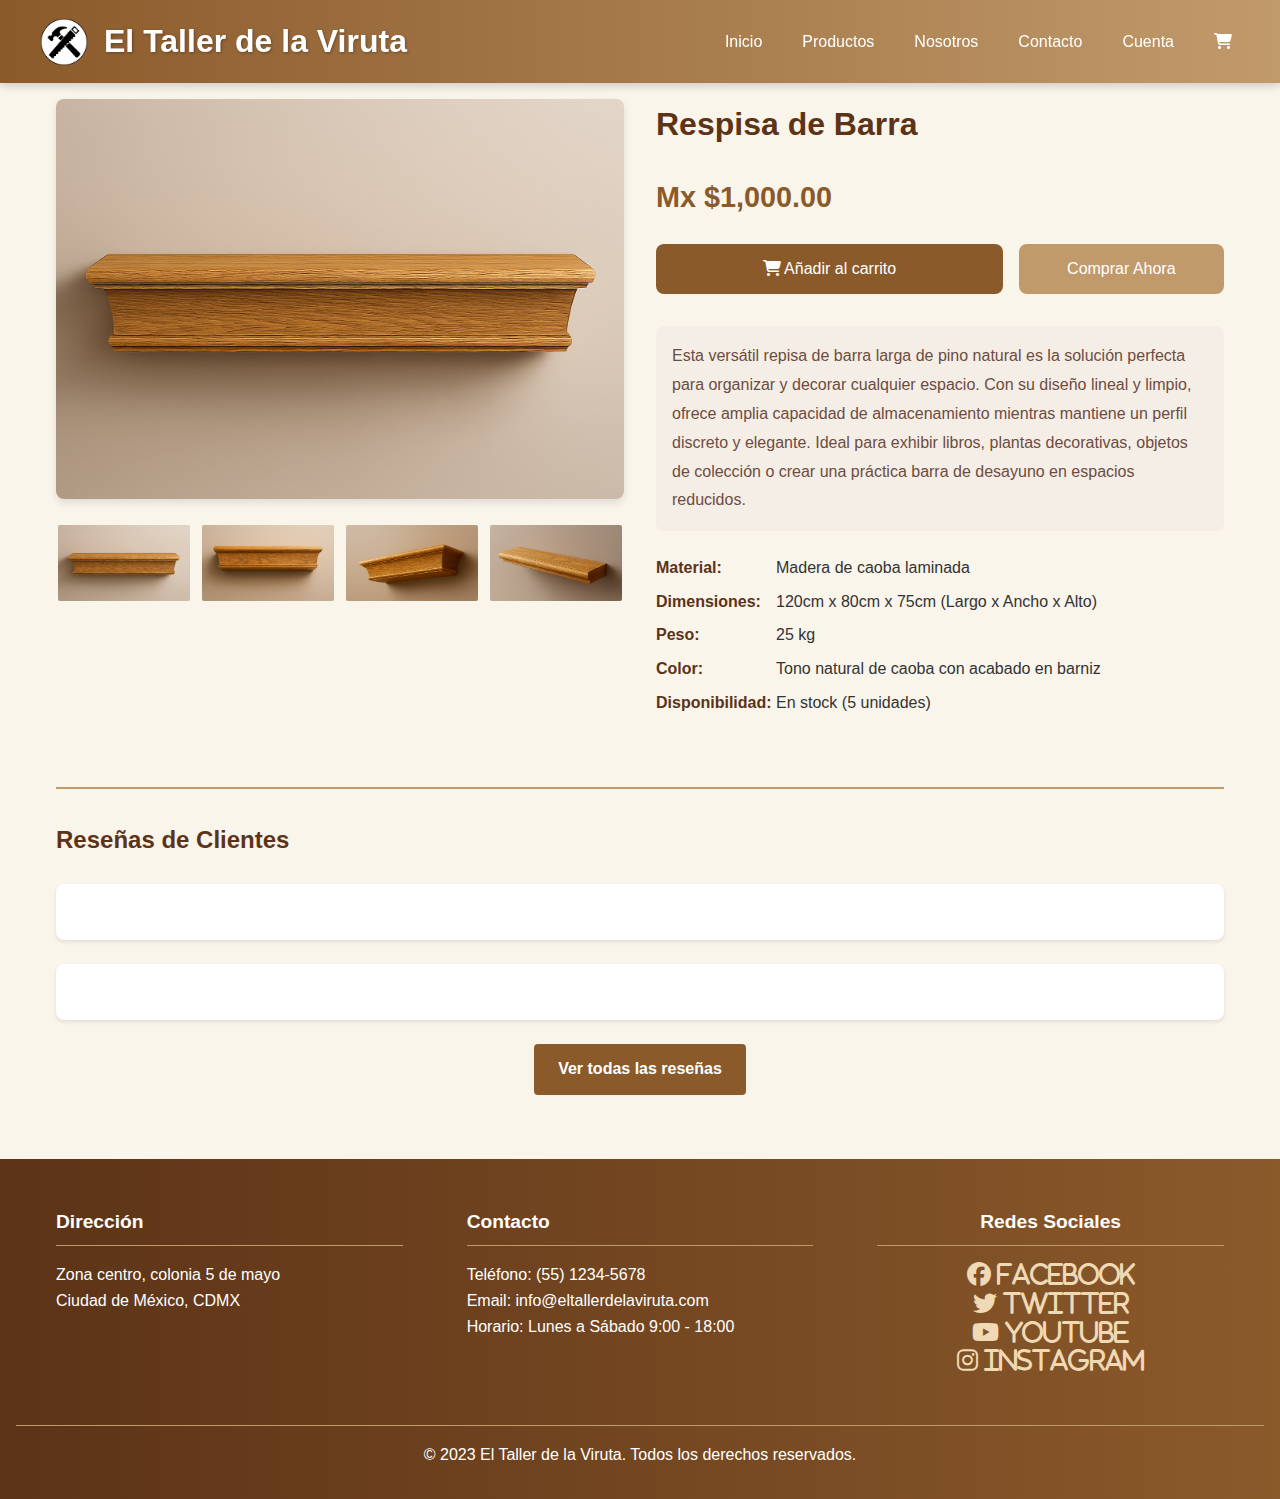
<file: repisa.html>
<!DOCTYPE html>
<html lang="es">

<head>
    <meta charset="UTF-8">
    <meta name="viewport" content="width=device-width, initial-scale=1.0">
    <link rel="stylesheet" href="https://cdnjs.cloudflare.com/ajax/libs/font-awesome/6.4.2/css/all.min.css">
    <title>Mesa Rústica - El Taller de la Viruta</title>
    <link rel="stylesheet" href="mesa.css">
</head>

<body>
    <header>
        <div class="header-content">
            <div class="logo">
                <img src="img/Logo.png" width="40" alt="Logo de la Pagina Web">
                <h1>El Taller de la Viruta</h1>
            </div>
            <nav>
                <ul>
                    <li><a href="index.html">Inicio</a></li>
                    <li><a href="index.html">Productos</a></li>
                    <li><a href="nosotros.html">Nosotros</a></li>
                    <li><a href="#contact">Contacto</a></li>
                    <li><a href="cuenta.html">Cuenta</a></li>
                    <li class="cart-icon">
                        <a href="carrito.html">
                            <i class="fas fa-shopping-cart"></i>
                            <span class="cart-count" id="cart-count"></span>
                        </a>
                    </li>
                </ul>
            </nav>
        </div>
    </header>

    </div>

    <main>
        <div class="product-detail">
            <div class="product-gallery">
                <img id="main-image" src="img/Repisa 1.png" alt="" class="main-image">

                <div class="thumbnail-container">
                    <img src="img/Repisa 1.png" alt="Vista lateral" class="thumbnail"
                        onclick="changeImage(this, 'http://127.0.0.1:5500/img/Repisa%201.png')">
                    <img src="img/Repisa 2.png" alt="Vista superior" class="thumbnail"
                        onclick="changeImage(this, 'http://127.0.0.1:5500/img/Repisa%202.png')">
                    <img src="img/Repisa 3.png" alt="Detalle de madera" class="thumbnail"
                        onclick="changeImage(this, 'http://127.0.0.1:5500/img/Repisa%203.png')">
                    <img src="img/Repisa 4.png" alt="Detalle de patas" class="thumbnail"
                        onclick="changeImage(this, 'http://127.0.0.1:5500/img/Repisa%204.png')">
                </div>
            </div>

            <div class="product-info">
                <h1>Respisa de Barra</h1>

                <p class="price">Mx $1,000.00</p>

                <div class="product-actions">
                    <button class="add-to-cart-btn"><i class="fas fa-shopping-cart"></i> Añadir al carrito</button>
                    <button class="buy-now-btn">Comprar Ahora</button>
                </div>

                <div class="description">
                    <p>Esta versátil repisa de barra larga de pino natural es la solución perfecta para organizar y
                        decorar cualquier espacio. Con su diseño lineal y limpio, ofrece amplia capacidad de
                        almacenamiento mientras mantiene un perfil discreto y elegante. Ideal para exhibir libros,
                        plantas decorativas, objetos de colección o crear una práctica barra de desayuno en espacios
                        reducidos.</p>
                    <p></p>
                </div>

                <div class="product-meta">
                    <div class="meta-item">
                        <span class="meta-label">Material:</span>
                        <span class="meta-value">Madera de caoba laminada</span>
                    </div>
                    <div class="meta-item">
                        <span class="meta-label">Dimensiones:</span>
                        <span class="meta-value">120cm x 80cm x 75cm (Largo x Ancho x Alto)</span>
                    </div>
                    <div class="meta-item">
                        <span class="meta-label">Peso:</span>
                        <span class="meta-value">25 kg</span>
                    </div>
                    <div class="meta-item">
                        <span class="meta-label">Color:</span>
                        <span class="meta-value">Tono natural de caoba con acabado en barniz</span>
                    </div>
                    <div class="meta-item">
                        <span class="meta-label">Disponibilidad:</span>
                        <span class="meta-value">En stock (5 unidades)</span>
                    </div>
                </div>
            </div>
        </div>

        <div class="reviews">
            <h2>Reseñas de Clientes</h2>

            <div class="review-item">
                <div class="review-header">
                    <span class="review-author"></span>
                    <span class="review-date"></span>
                </div>
                <div class="review-content">

                </div>
            </div>

            <div class="review-item">
                <div class="review-header">
                    <span class="review-author"></span>
                    <span class="review-date"></span>
                </div>
                <div class="review-content">
                    <p></p>
                </div>
            </div>

            <div class="view-all-reviews">
                <a href="reseñas.html">Ver todas las reseñas</a>
            </div>
        </div>
    </main>

    <footer id="contact">
        <div class="footer-content">
            <div class="partfooter">
                <h4>Dirección</h4>
                <p>Zona centro, colonia 5 de mayo</p>
                <p>Ciudad de México, CDMX</p>
            </div>

            <div class="partfooter">
                <h4>Contacto</h4>
                <p>Teléfono: (55) 1234-5678</p>
                <p>Email: info@eltallerdelaviruta.com</p>
                <p>Horario: Lunes a Sábado 9:00 - 18:00</p>
            </div>

            <div class="partfooter social-media">
                <h4>Redes Sociales</h4>
                <a href="https://www.facebook.com" target="_blank" class="fab fa-facebook">
                    Facebook</a>
                <a href="#" class="fab fa-twitter"> Twitter</a>
                <a href="#" target="_blank" class="fab fa-youtube"> YouTube</a>
                <a class="fab fa-instagram" href="#" target="_blank"> Instagram</a>
            </div>
        </div>

        <div class="footer-bottom">
            <p>&copy; 2023 El Taller de la Viruta. Todos los derechos reservados.</p>
        </div>
    </footer>
    <script src="productfunci.js"></script>
</body>

</html>
</file>
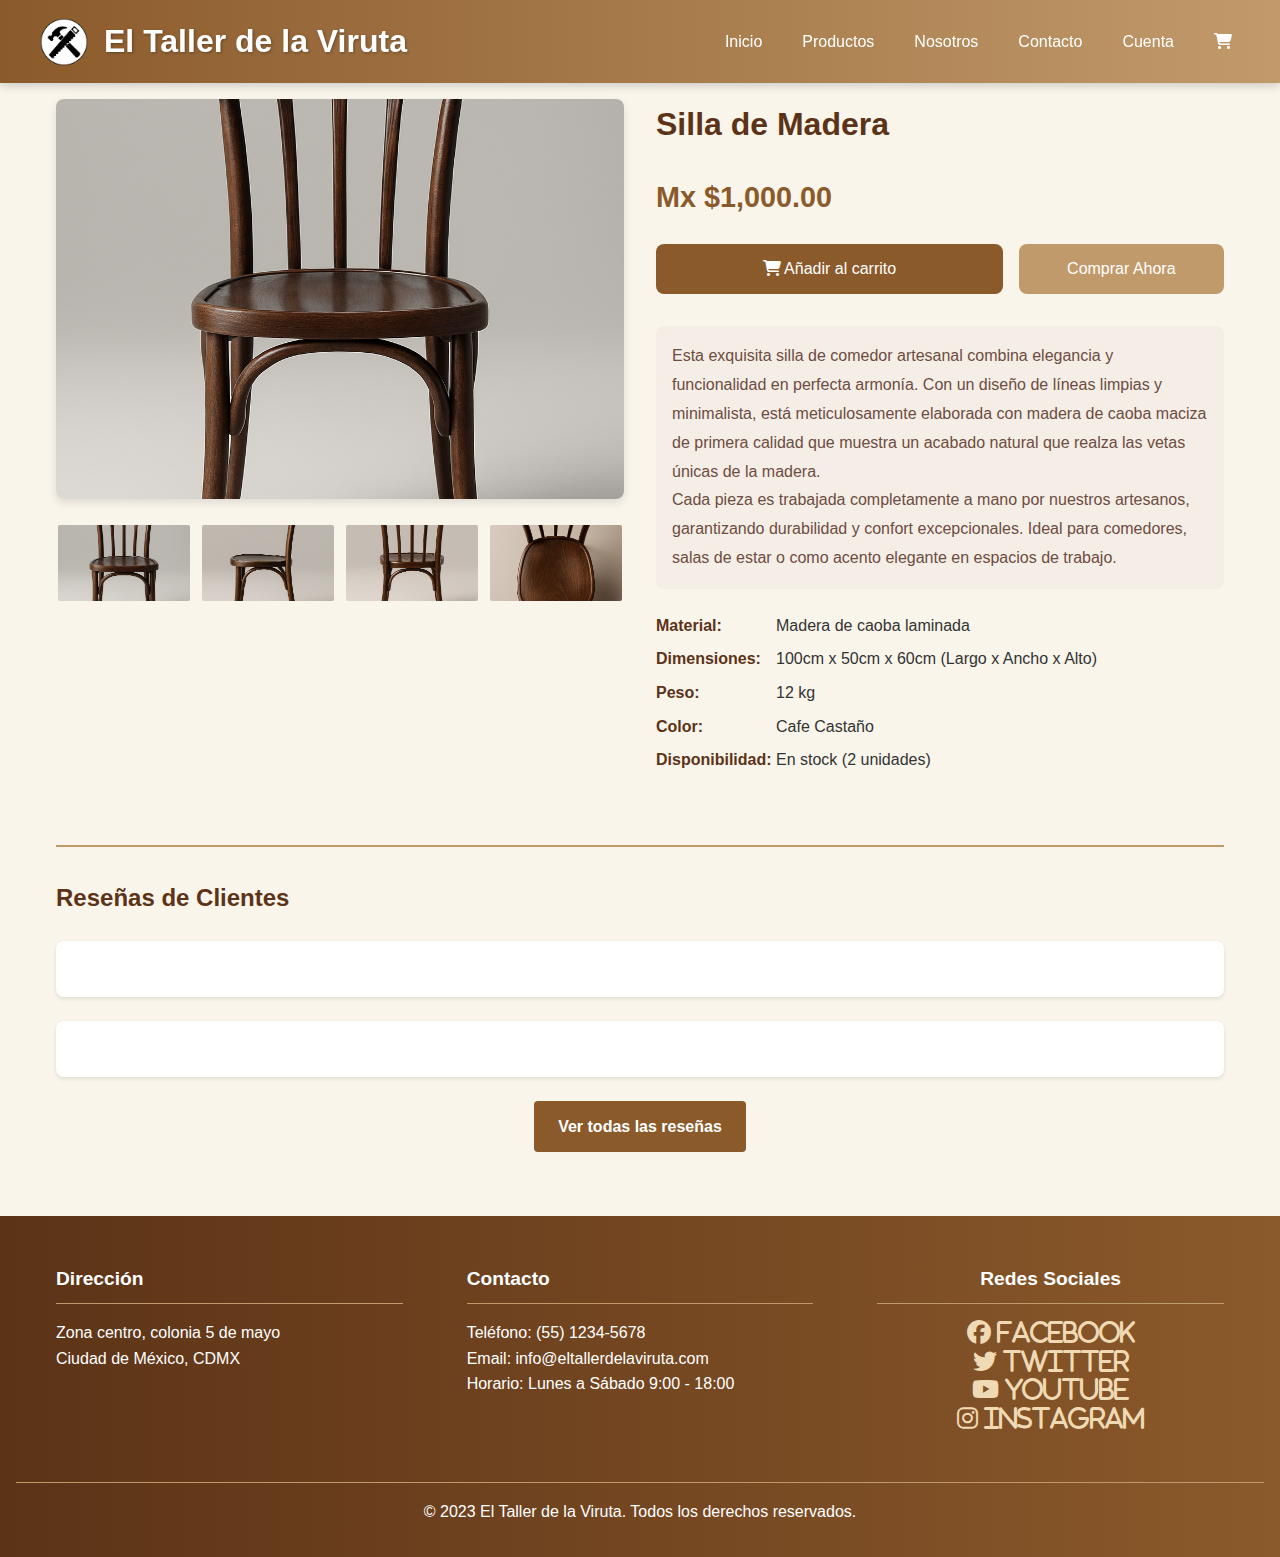
<file: silla.html>
<!DOCTYPE html>
<html lang="es">

<head>
    <meta charset="UTF-8">
    <meta name="viewport" content="width=device-width, initial-scale=1.0">
    <link rel="stylesheet" href="https://cdnjs.cloudflare.com/ajax/libs/font-awesome/6.4.2/css/all.min.css">
    <title>Silla Artesanal - El Taller de la Viruta</title>
    <link rel="stylesheet" href="silla.css">
</head>

<body>
    <header>
        <div class="header-content">
            <div class="logo">
                <img src="img/Logo.png" width="40" alt="Logo de la Pagina Web">
                <h1>El Taller de la Viruta</h1>
            </div>
            <nav>
                <ul>
                    <li><a href="index.html">Inicio</a></li>
                    <li><a href="index.html">Productos</a></li>
                    <li><a href="nosotros.html">Nosotros</a></li>
                    <li><a href="#contact">Contacto</a></li>
                    <li><a href="cuenta.html">Cuenta</a></li>
                    <li class="cart-icon">
                        <a href="carrito.html">
                            <i class="fas fa-shopping-cart"></i>
                            <span class="cart-count" id="cart-count"></span>
                        </a>
                    </li>
                </ul>
            </nav>
        </div>
    </header>

    </div>

    <main>
        <div class="product-detail">
            <div class="product-gallery">
                <img id="main-image" src="img/silla 1.png" alt="" class="main-image">

                <div class="thumbnail-container">
                    <img src="img/silla 1.png" alt="Vista lateral" class="thumbnail"
                        onclick="changeImage(this, 'http://127.0.0.1:5500/img/silla%201.png')">
                    <img src="img/silla 2.png" alt="Vista superior" class="thumbnail"
                        onclick="changeImage(this, 'http://127.0.0.1:5500/img/silla%202.png')">
                    <img src="img/silla 3.png" alt="Detalle de madera" class="thumbnail"
                        onclick="changeImage(this, 'http://127.0.0.1:5500/img/silla%203.png')">
                    <img src="img/silla 4.png" alt="Detalle de patas" class="thumbnail"
                        onclick="changeImage(this, 'http://127.0.0.1:5500/img/silla%204.png')">
                </div>
            </div>

            <div class="product-info">
                <h1>Silla de Madera</h1>

                <p class="price">Mx $1,000.00</p>

                <div class="product-actions">
                    <button class="add-to-cart-btn"><i class="fas fa-shopping-cart"></i> Añadir al carrito</button>
                    <button class="buy-now-btn">Comprar Ahora</button>

                </div>

                <div class="description">
                    <p>Esta exquisita silla de comedor artesanal combina elegancia y funcionalidad en perfecta armonía.
                        Con un diseño de líneas limpias y minimalista, está meticulosamente elaborada con madera de
                        caoba maciza de primera calidad que muestra un acabado natural que realza las vetas únicas de la
                        madera.</p>
                    <p>Cada pieza es trabajada completamente a mano por nuestros artesanos, garantizando durabilidad y
                        confort excepcionales. Ideal para comedores, salas de estar o como acento elegante en espacios
                        de trabajo.</p>
                </div>

                <div class="product-meta">
                    <div class="meta-item">
                        <span class="meta-label">Material:</span>
                        <span class="meta-value">Madera de caoba laminada</span>
                    </div>
                    <div class="meta-item">
                        <span class="meta-label">Dimensiones:</span>
                        <span class="meta-value">100cm x 50cm x 60cm (Largo x Ancho x Alto)</span>
                    </div>
                    <div class="meta-item">
                        <span class="meta-label">Peso:</span>
                        <span class="meta-value">12 kg</span>
                    </div>
                    <div class="meta-item">
                        <span class="meta-label">Color:</span>
                        <span class="meta-value">Cafe Castaño</span>
                    </div>
                    <div class="meta-item">
                        <span class="meta-label">Disponibilidad:</span>
                        <span class="meta-value">En stock (2 unidades)</span>
                    </div>
                </div>
            </div>
        </div>

        <div class="reviews">
            <h2>Reseñas de Clientes</h2>

            <div class="review-item">
                <div class="review-header">
                    <span class="review-author"></span>
                    <span class="review-date"></span>
                </div>
                <div class="review-content">

                </div>
            </div>

            <div class="review-item">
                <div class="review-header">
                    <span class="review-author"></span>
                    <span class="review-date"></span>
                </div>
                <div class="review-content">
                    <p></p>
                </div>
            </div>

            <div class="view-all-reviews">
                <a href="reseñas.html">Ver todas las reseñas</a>
            </div>
        </div>
    </main>

    <footer id="contact">
        <div class="footer-content">
            <div class="partfooter">
                <h4>Dirección</h4>
                <p>Zona centro, colonia 5 de mayo</p>
                <p>Ciudad de México, CDMX</p>
            </div>

            <div class="partfooter">
                <h4>Contacto</h4>
                <p>Teléfono: (55) 1234-5678</p>
                <p>Email: info@eltallerdelaviruta.com</p>
                <p>Horario: Lunes a Sábado 9:00 - 18:00</p>
            </div>

            <div class="partfooter social-media">
                <h4>Redes Sociales</h4>
                <a href="https://www.facebook.com" target="_blank" class="fab fa-facebook">
                    Facebook</a>
                <a href="#" class="fab fa-twitter"> Twitter</a>
                <a href="#" target="_blank" class="fab fa-youtube"> YouTube</a>
                <a class="fab fa-instagram" href="#" target="_blank"> Instagram</a>
            </div>
        </div>

        <div class="footer-bottom">
            <p>&copy; 2023 El Taller de la Viruta. Todos los derechos reservados.</p>
        </div>
    </footer>
    <script src="productfunci.js"></script>
</body>

</html>
</file>
<file: inicio.css>
/* Estilos generales */
        * {
            margin: 0;
            padding: 0;
            box-sizing: border-box;
            font-family: 'Segoe UI', Tahoma, Geneva, Verdana, sans-serif;
        }

        body {
            background-color: #f9f5eb;
            color: #333;
            line-height: 1.6;
        }

        /* Encabezado */
        header {
            background: linear-gradient(to right, #8b5a2b, #c19a6b);
            color: white;
            padding: 1rem;
            box-shadow: 0 2px 10px rgba(0, 0, 0, 0.2);
            position: sticky;
            top: 0;
            z-index: 100;
        }

        .header-content {
            display: flex;
            justify-content: space-between;
            align-items: center;
            max-width: 1200px;
            margin: 0 auto;
        }

        .logo {
            display: flex;
            align-items: center;
            gap: 1rem;
            /* Espacio entre el logo y el texto */
        }

        .logo img {
            width: 48px;
            /* Ajusta el tamaño si lo deseas */
            height: auto;
            display: block;
        }

        .logo h1 {
            font-size: 2rem;
            text-shadow: 1px 1px 3px rgba(0, 0, 0, 0.3);
        }

        nav ul {
            display: flex;
            list-style: none;
        }

        nav ul li {
            margin-left: 1.5rem;
        }

        nav ul li a {
            color: white;
            text-decoration: none;
            font-weight: 500;
            transition: color 0.3s;
            padding: 0.5rem;
            border-radius: 4px;
        }

        nav ul li a:hover {
            background-color: rgba(255, 255, 255, 0.1);
        }

        /* Banner */
        .banner {
            background: url('data:image/svg+xml;utf8,<svg xmlns="http://www.w3.org/2000/svg" width="100" height="100" viewBox="0 0 100 100"><rect width="100" height="100" fill="%238b5a2b" opacity="0.1"/><path d="M0 0L100 100" stroke="%238b5a2b" stroke-width="1" opacity="0.2"/><path d="M100 0L0 100" stroke="%238b5a2b" stroke-width="1" opacity="0.2"/></svg>');
            background-size: cover;
            text-align: center;
            padding: 4rem 1rem;
            margin-bottom: 2rem;
        }

        .banner h2 {
            font-size: 2.5rem;
            color: #5c3317;
            margin-bottom: 1rem;
        }

        .banner p {
            font-size: 1.2rem;
            max-width: 800px;
            margin: 0 auto;
            color: #6d4c41;
        }

        /* Contenido principal */
        main {
            max-width: 1200px;
            margin: 0 auto;
            padding: 1rem;
        }

        .section-title {
            text-align: center;
            font-size: 2rem;
            color: #5c3317;
            margin-bottom: 2rem;
            padding-bottom: 0.5rem;
            border-bottom: 2px solid #c19a6b;
        }

        /* Contenedor de productos */
        .product-container {
            display: grid;
            grid-template-columns: repeat(auto-fill, minmax(300px, 1fr));
            gap: 2rem;
            margin-bottom: 3rem;
        }

        .product {
            background: white;
            border-radius: 8px;
            overflow: hidden;
            box-shadow: 0 4px 8px rgba(0, 0, 0, 0.1);
            transition: transform 0.3s, box-shadow 0.3s;
        }

        .product:hover {
            transform: translateY(-5px);
            box-shadow: 0 8px 16px rgba(0, 0, 0, 0.15);
        }

        .product img {
            width: 100%;
            height: 200px;
            object-fit: cover;
            border-bottom: 2px solid #c19a6b;
        }

        .product h3 {
            padding: 1rem 1rem 0.5rem;
            color: #5c3317;
            font-size: 1.3rem;
        }

        .product p {
            padding: 0 1rem;
            margin-bottom: 0.5rem;
            color: #6d4c41;
        }

        .price {
            font-weight: bold;
            color: #8b5a2b !important;
            font-size: 1.2rem;
        }

        .product-buttons {
            display: flex;
            justify-content: space-between;
            padding: 1rem;
            gap: 0.5rem;
        }

        .add-to-cart-btn,
        .buy-now-btn {
            flex: 1;
            padding: 0.7rem;
            border: none;
            border-radius: 4px;
            font-weight: 600;
            cursor: pointer;
            transition: background-color 0.3s;
        }

        .add-to-cart-btn {
            background-color: #8b5a2b;
            color: white;
        }

        .add-to-cart-btn:hover {
            background-color: #6d4c41;
        }

        .buy-now-btn {
            background-color: #c19a6b;
            color: white;
        }

        .buy-now-btn:hover {
            background-color: #a9835f;
        }

        /* Enlace más productos */
        .more-products-link {
            text-align: center;
            margin: 2rem 0;
        }

        .more-products-link a {
            display: inline-block;
            padding: 1rem 2rem;
            background-color: #8b5a2b;
            color: white;
            text-decoration: none;
            border-radius: 4px;
            font-weight: 600;
            transition: background-color 0.3s;
        }

        .more-products-link a:hover {
            background-color: #6d4c41;
        }

        /* Footer */
        footer {
            background: linear-gradient(to right, #5c3317, #8b5a2b);
            color: white;
            padding: 2rem 1rem;
            margin-top: 3rem;
        }

        .footer-content {
            display: grid;
            grid-template-columns: repeat(auto-fit, minmax(250px, 1fr));
            gap: 2rem;
            max-width: 1200px;
            margin: 0 auto;
        }

        .partfooter {
            padding: 1rem;
        }

        .partfooter img {
            max-width: 100%;
            border-radius: 8px;
            box-shadow: 0 4px 8px rgba(0, 0, 0, 0.2);
        }

        .partfooter h4 {
            font-size: 1.2rem;
            margin-bottom: 1rem;
            border-bottom: 1px solid #c19a6b;
            padding-bottom: 0.5rem;
        }

        .partfooter a {
            color: #f0d9b5;
            text-decoration: none;
            transition: color 0.3s;
            display: block;
            margin-bottom: 0.5rem;
        }

        .partfooter a:hover {
            color: white;
        }

        .social-media {
            text-align: center;
        }

        .social-media a {
            display: inline-block;
            margin: 0 0.5rem;
            font-size: 1.5rem;
        }

        .footer-bottom {
            text-align: center;
            margin-top: 2rem;
            padding-top: 1rem;
            border-top: 1px solid #c19a6b;
        }

        /* Responsive */
        @media (max-width: 768px) {
            .header-content {
                flex-direction: column;
                text-align: center;
            }

            nav ul {
                margin-top: 1rem;
                justify-content: center;
                flex-wrap: wrap;
            }

            nav ul li {
                margin: 0.3rem;
            }

            .features {
                grid-template-columns: 1fr;
            }
        }

        /* Responsive */
        @media (max-width: 768px) {
            .header-content {
                flex-direction: column;
                text-align: center;
            }

            nav ul {
                margin-top: 1rem;
                justify-content: center;
            }

            nav ul li {
                margin: 0 0.5rem;
            }

            .product-container {
                grid-template-columns: repeat(auto-fill, minmax(250px, 1fr));
            }

            .product-buttons {
                flex-direction: column;
            }
        }
</file>
<file: mesa.css>
/* Estilos generales */
* {
    margin: 0;
    padding: 0;
    box-sizing: border-box;
    font-family: 'Segoe UI', Tahoma, Geneva, Verdana, sans-serif;
}

body {
    background-color: #f9f5eb;
    color: #333;
    line-height: 1.6;
}

/* Encabezado */
header {
    background: linear-gradient(to right, #8b5a2b, #c19a6b);
    color: white;
    padding: 1rem;
    box-shadow: 0 2px 10px rgba(0, 0, 0, 0.2);
    position: sticky;
    top: 0;
    z-index: 100;
}

.header-content {
    display: flex;
    justify-content: space-between;
    align-items: center;
    max-width: 1200px;
    margin: 0 auto;
}

.logo {
    display: flex;
    align-items: center;
    gap: 1rem;
    /* Espacio entre el logo y el texto */
}

.logo img {
    width: 48px;
    /* Ajusta el tamaño si lo deseas */
    height: auto;
    display: block;
}

.logo h1 {
    font-size: 2rem;
    text-shadow: 1px 1px 3px rgba(0, 0, 0, 0.3);
}

nav ul {
    display: flex;
    list-style: none;
}

nav ul li {
    margin-left: 1.5rem;
}

nav ul li a {
    color: white;
    text-decoration: none;
    font-weight: 500;
    transition: color 0.3s;
    padding: 0.5rem;
    border-radius: 4px;
}

nav ul li a:hover {
    background-color: rgba(255, 255, 255, 0.1);
}

/* Ruta de navegación */
.breadcrumb {
    max-width: 1200px;
    margin: 1rem auto;
    padding: 0 1rem;
    font-size: 0.9rem;
    color: #8b5a2b;
}

.breadcrumb a {
    color: #8b5a2b;
    text-decoration: none;
}

.breadcrumb a:hover {
    text-decoration: underline;
}

/* Contenido principal */
main {
    max-width: 1200px;
    margin: 0 auto;
    padding: 1rem;
}

.product-detail {
    display: grid;
    grid-template-columns: 1fr 1fr;
    gap: 2rem;
    margin-bottom: 3rem;
}

@media (max-width: 768px) {
    .product-detail {
        grid-template-columns: 1fr;
    }
}

/* Galería de imágenes */
.product-gallery {
    position: relative;
}

.main-image {
    width: 100%;
    height: 400px;
    object-fit: cover;
    border-radius: 8px;
    box-shadow: 0 4px 8px rgba(0, 0, 0, 0.1);
    margin-bottom: 1rem;
}

.thumbnail-container {
    display: grid;
    grid-template-columns: repeat(4, 1fr);
    gap: 0.5rem;
}

.thumbnail {
    width: 100%;
    height: 80px;
    object-fit: cover;
    border-radius: 4px;
    cursor: pointer;
    transition: transform 0.3s, box-shadow 0.3s;
    border: 2px solid transparent;
}

.thumbnail:hover,
.thumbnail.active {
    transform: scale(1.05);
    box-shadow: 0 4px 8px rgba(0, 0, 0, 0.2);
    border-color: #8b5a2b;
}

/* Información del producto */
.product-info h1 {
    font-size: 2rem;
    color: #5c3317;
    margin-bottom: 1rem;
}

.product-info .price {
    font-size: 1.8rem;
    font-weight: bold;
    color: #8b5a2b;
    margin: 1.5rem 0;
}

.product-info .description {
    margin-bottom: 1.5rem;
    line-height: 1.8;
    color: #6d4c41;
    padding: 1rem;
    background-color: #f5eee6;
    border-radius: 8px;
}

.product-meta {
    margin-bottom: 1.5rem;
}

.meta-item {
    display: flex;
    margin-bottom: 0.5rem;
}

.meta-label {
    font-weight: bold;
    min-width: 120px;
    color: #5c3317;
}

.product-actions {
    display: flex;
    gap: 1rem;
    margin-bottom: 2rem;
}

.add-to-cart-btn,
.buy-now-btn {
    padding: 1rem 2rem;
    border: none;
    border-radius: 8px;
    font-weight: 400;
    cursor: pointer;
    transition: background-color 0.3s;
    font-size: 1rem;
}

.add-to-cart-btn {
    background-color: #8b5a2b;
    color: white;
    flex: 2;
}

.add-to-cart-btn:hover {
    background-color: #6d4c41;
}

.buy-now-btn {
    background-color: #c19a6b;
    color: white;
    flex: 1;
}

.buy-now-btn:hover {
    background-color: #a9835f;
}

/* Reseñas */
.reviews {
    margin-top: 3rem;
    padding-top: 2rem;
    border-top: 2px solid #c19a6b;
}

.reviews h2 {
    font-size: 1.5rem;
    color: #5c3317;
    margin-bottom: 1.5rem;
}

.review-item {
    background: white;
    border-radius: 8px;
    padding: 1.5rem;
    margin-bottom: 1.5rem;
    box-shadow: 0 2px 4px rgba(0, 0, 0, 0.1);
}

.review-header {
    display: flex;
    justify-content: space-between;
    margin-bottom: 0.5rem;
}

.review-author {
    font-weight: bold;
    color: #5c3317;
}

.review-date {
    color: #8b5a2b;
    font-size: 0.9rem;
}

.review-content {
    color: #6d4c41;
    line-height: 1.6;
}

.view-all-reviews {
    text-align: center;
    margin-top: 1.5rem;
}

.view-all-reviews a {
    display: inline-block;
    padding: 0.8rem 1.5rem;
    background-color: #8b5a2b;
    color: white;
    text-decoration: none;
    border-radius: 4px;
    font-weight: 600;
    transition: background-color 0.3s;
}

.view-all-reviews a:hover {
    background-color: #6d4c41;
}

/* Footer */
footer {
    background: linear-gradient(to right, #5c3317, #8b5a2b);
    color: white;
    padding: 2rem 1rem;
    margin-top: 3rem;
}

.footer-content {
    display: grid;
    grid-template-columns: repeat(auto-fit, minmax(250px, 1fr));
    gap: 2rem;
    max-width: 1200px;
    margin: 0 auto;
}

.partfooter {
    padding: 1rem;
}

.partfooter img {
    max-width: 100%;
    border-radius: 8px;
    box-shadow: 0 4px 8px rgba(0, 0, 0, 0.2);
}

.partfooter h4 {
    font-size: 1.2rem;
    margin-bottom: 1rem;
    border-bottom: 1px solid #c19a6b;
    padding-bottom: 0.5rem;
}

.partfooter a {
    color: #f0d9b5;
    text-decoration: none;
    transition: color 0.3s;
    display: block;
    margin-bottom: 0.5rem;
}

.partfooter a:hover {
    color: white;
}

.social-media {
    text-align: center;
}

.social-media a {
    display: inline-block;
    margin: 0 0.5rem;
    font-size: 1.5rem;
}

.footer-bottom {
    text-align: center;
    margin-top: 2rem;
    padding-top: 1rem;
    border-top: 1px solid #c19a6b;
}

/* Responsive */
@media (max-width: 768px) {
    .header-content {
        flex-direction: column;
        text-align: center;
    }

    nav ul {
        margin-top: 1rem;
        justify-content: center;
        flex-wrap: wrap;
    }

    nav ul li {
        margin: 0.3rem;
    }

    .features {
        grid-template-columns: 1fr;
    }
}
</file>
<file: iniciosesion.css>
/* Estilos generales */
* {
    margin: 0;
    padding: 0;
    box-sizing: border-box;
    font-family: 'Segoe UI', Tahoma, Geneva, Verdana, sans-serif;
}

body {
    background: linear-gradient(135deg, #8b5a2b 0%, #c19a6b 100%);
    min-height: 100vh;
    display: flex;
    justify-content: center;
    align-items: center;
    padding: 20px;
}

.login-container {
    display: flex;
    max-width: 1000px;
    width: 100%;
    background: white;
    border-radius: 15px;
    box-shadow: 0 15px 30px rgba(0, 0, 0, 0.2);
    overflow: hidden;
}

@media (max-width: 768px) {
    .login-container {
        flex-direction: column;
    }
}

/* Panel izquierdo - Información */
.info-panel {
    flex: 1;
    background: linear-gradient(135deg, #5c3317 0%, #8b5a2b 100%);
    color: white;
    padding: 40px;
    display: flex;
    flex-direction: column;
    justify-content: center;
}

.logo {
    text-align: center;
    margin-bottom: 30px;
}

.logo h1 {
    font-size: 2.5rem;
    margin-bottom: 10px;
    text-shadow: 1px 1px 3px rgba(0, 0, 0, 0.3);
}

.logo p {
    font-size: 1.1rem;
    opacity: 0.9;
}

.features {
    margin-top: 30px;
}

.feature-item {
    display: flex;
    align-items: center;
    margin-bottom: 20px;
}

.feature-icon {
    background: rgba(255, 255, 255, 0.2);
    width: 40px;
    height: 40px;
    border-radius: 50%;
    display: flex;
    justify-content: center;
    align-items: center;
    margin-right: 15px;
}

.feature-text h3 {
    font-size: 1.1rem;
    margin-bottom: 5px;
}

.feature-text p {
    font-size: 0.9rem;
    opacity: 0.8;
}

/* Panel derecho - Formulario */
.form-panel {
    flex: 1;
    padding: 40px;
    display: flex;
    flex-direction: column;
    justify-content: center;
}

.form-header {
    text-align: center;
    margin-bottom: 30px;
}

.form-header h2 {
    font-size: 2rem;
    color: #5c3317;
    margin-bottom: 10px;
}

.form-header p {
    color: #8b5a2b;
}

.login-form {
    width: 100%;
}

.form-group {
    margin-bottom: 20px;
    position: relative;
}

.form-group label {
    display: block;
    margin-bottom: 8px;
    color: #5c3317;
    font-weight: 500;
}

.input-with-icon {
    position: relative;
}

.input-with-icon i {
    position: absolute;
    left: 15px;
    top: 50%;
    transform: translateY(-50%);
    color: #8b5a2b;
}

.form-group input {
    width: 100%;
    padding: 15px 15px 15px 45px;
    border: 2px solid #e8e0d5;
    border-radius: 8px;
    font-size: 16px;
    transition: all 0.3s;
    background-color: #f9f5eb;
}

.form-group input:focus {
    outline: none;
    border-color: #8b5a2b;
    box-shadow: 0 0 0 3px rgba(139, 90, 43, 0.1);
    background-color: white;
}

.remember-forgot {
    display: flex;
    justify-content: space-between;
    align-items: center;
    margin-bottom: 25px;
}

.remember-me {
    display: flex;
    align-items: center;
}

.remember-me input {
    margin-right: 8px;
}

.forgot-password {
    color: #8b5a2b;
    text-decoration: none;
    transition: color 0.3s;
}

.forgot-password:hover {
    color: #5c3317;
    text-decoration: underline;
}

.login-btn {
    width: 100%;
    padding: 15px;
    background: #8b5a2b;
    color: white;
    border: none;
    border-radius: 8px;
    font-size: 16px;
    font-weight: 600;
    cursor: pointer;
    transition: background 0.3s;
    margin-bottom: 20px;
}

.login-btn:hover {
    background: #6d4c41;
}

.social-login {
    text-align: center;
    margin: 25px 0;
    position: relative;
}

.social-login::before {
    content: '';
    position: absolute;
    top: 50%;
    left: 0;
    right: 0;
    height: 1px;
    background: #e8e0d5;
    z-index: 1;
}

.social-login span {
    background: white;
    padding: 0 15px;
    color: #8b5a2b;
    position: relative;
    z-index: 2;
}

.social-buttons {
    display: flex;
    gap: 15px;
    margin-top: 15px;
}

.social-btn {
    flex: 1;
    padding: 12px;
    border: 2px solid #e8e0d5;
    border-radius: 8px;
    background: white;
    cursor: pointer;
    transition: all 0.3s;
    display: flex;
    justify-content: center;
    align-items: center;
}

.social-btn:hover {
    border-color: #8b5a2b;
    transform: translateY(-2px);
}

.social-btn i {
    font-size: 1.2rem;
}

.facebook-btn {
    color: #3b5998;
}

.google-btn {
    color: #db4437;
}

.register-link {
    text-align: center;
    margin-top: 20px;
    color: #8b5a2b;
}

.register-link a {
    color: #5c3317;
    text-decoration: none;
    font-weight: 600;
    transition: color 0.3s;
}

.register-link a:hover {
    color: #8b5a2b;
    text-decoration: underline;
}

/* Mensajes de error/éxito */
.message {
    padding: 12px;
    border-radius: 8px;
    margin-bottom: 20px;
    text-align: center;
    display: none;
}

.error-message {
    background: #ffebee;
    color: #c62828;
    border: 1px solid #ffcdd2;
}

.success-message {
    background: #e8f5e9;
    color: #2e7d32;
    border: 1px solid #c8e6c9;
}

/* Responsive */
@media (max-width: 768px) {
    .login-container {
        flex-direction: column;
    }

    .info-panel,
    .form-panel {
        padding: 30px 20px;
    }

    .social-buttons {
        flex-direction: column;
    }
}

@media (max-width: 480px) {
    .remember-forgot {
        flex-direction: column;
        align-items: flex-start;
        gap: 10px;
    }
}
</file>
<file: silla.css>
/* Estilos generales */
* {
    margin: 0;
    padding: 0;
    box-sizing: border-box;
    font-family: 'Segoe UI', Tahoma, Geneva, Verdana, sans-serif;
}

.logo {
    display: flex;
    align-items: center;
    gap: 1rem;
    /* Espacio entre el logo y el texto */
}

.logo img {
    width: 48px;
    /* Ajusta el tamaño si lo deseas */
    height: auto;
    display: block;
}

body {
    background-color: #f9f5eb;
    color: #333;
    line-height: 1.6;
}

/* Encabezado */
header {
    background: linear-gradient(to right, #8b5a2b, #c19a6b);
    color: white;
    padding: 1rem;
    box-shadow: 0 2px 10px rgba(0, 0, 0, 0.2);
    position: sticky;
    top: 0;
    z-index: 100;
}

.header-content {
    display: flex;
    justify-content: space-between;
    align-items: center;
    max-width: 1200px;
    margin: 0 auto;
}

.logo h1 {
    font-size: 2rem;
    text-shadow: 1px 1px 3px rgba(0, 0, 0, 0.3);
}

nav ul {
    display: flex;
    list-style: none;
}

nav ul li {
    margin-left: 1.5rem;
}

nav ul li a {
    color: white;
    text-decoration: none;
    font-weight: 500;
    transition: color 0.3s;
    padding: 0.5rem;
    border-radius: 4px;
}

nav ul li a:hover {
    background-color: rgba(255, 255, 255, 0.1);
}

/* Ruta de navegación */
.breadcrumb {
    max-width: 1200px;
    margin: 1rem auto;
    padding: 0 1rem;
    font-size: 0.9rem;
    color: #8b5a2b;
}

.breadcrumb a {
    color: #8b5a2b;
    text-decoration: none;
}

.breadcrumb a:hover {
    text-decoration: underline;
}

/* Contenido principal */
main {
    max-width: 1200px;
    margin: 0 auto;
    padding: 1rem;
}

.product-detail {
    display: grid;
    grid-template-columns: 1fr 1fr;
    gap: 2rem;
    margin-bottom: 3rem;
}

@media (max-width: 768px) {
    .product-detail {
        grid-template-columns: 1fr;
    }
}

/* Galería de imágenes */
.product-gallery {
    position: relative;
}

.main-image {
    width: 100%;
    height: 400px;
    object-fit: cover;
    border-radius: 8px;
    box-shadow: 0 4px 8px rgba(0, 0, 0, 0.1);
    margin-bottom: 1rem;
}

.thumbnail-container {
    display: grid;
    grid-template-columns: repeat(4, 1fr);
    gap: 0.5rem;
}

.thumbnail {
    width: 100%;
    height: 80px;
    object-fit: cover;
    border-radius: 4px;
    cursor: pointer;
    transition: transform 0.3s, box-shadow 0.3s;
    border: 2px solid transparent;
}

.thumbnail:hover,
.thumbnail.active {
    transform: scale(1.05);
    box-shadow: 0 4px 8px rgba(0, 0, 0, 0.2);
    border-color: #8b5a2b;
}

/* Información del producto */
.product-info h1 {
    font-size: 2rem;
    color: #5c3317;
    margin-bottom: 1rem;
}

.product-info .price {
    font-size: 1.8rem;
    font-weight: bold;
    color: #8b5a2b;
    margin: 1.5rem 0;
}

.product-info .description {
    margin-bottom: 1.5rem;
    line-height: 1.8;
    color: #6d4c41;
    padding: 1rem;
    background-color: #f5eee6;
    border-radius: 8px;
}

.product-meta {
    margin-bottom: 1.5rem;
}

.meta-item {
    display: flex;
    margin-bottom: 0.5rem;
}

.meta-label {
    font-weight: bold;
    min-width: 120px;
    color: #5c3317;
}

.product-actions {
    display: flex;
    gap: 1rem;
    margin-bottom: 2rem;
}

.add-to-cart-btn,
.buy-now-btn {
    padding: 1rem 2rem;
    border: none;
    border-radius: 8px;
    font-weight: 400;
    cursor: pointer;
    transition: background-color 0.3s;
    font-size: 1rem;
}

.add-to-cart-btn {
    background-color: #8b5a2b;
    color: white;
    flex: 2;
}

.add-to-cart-btn:hover {
    background-color: #6d4c41;
}

.buy-now-btn {
    background-color: #c19a6b;
    color: white;
    flex: 1;
}

.buy-now-btn:hover {
    background-color: #a9835f;
}

/* Reseñas */
.reviews {
    margin-top: 3rem;
    padding-top: 2rem;
    border-top: 2px solid #c19a6b;
}

.reviews h2 {
    font-size: 1.5rem;
    color: #5c3317;
    margin-bottom: 1.5rem;
}

.review-item {
    background: white;
    border-radius: 8px;
    padding: 1.5rem;
    margin-bottom: 1.5rem;
    box-shadow: 0 2px 4px rgba(0, 0, 0, 0.1);
}

.review-header {
    display: flex;
    justify-content: space-between;
    margin-bottom: 0.5rem;
}

.review-author {
    font-weight: bold;
    color: #5c3317;
}

.review-date {
    color: #8b5a2b;
    font-size: 0.9rem;
}

.review-content {
    color: #6d4c41;
    line-height: 1.6;
}

.view-all-reviews {
    text-align: center;
    margin-top: 1.5rem;
}

.view-all-reviews a {
    display: inline-block;
    padding: 0.8rem 1.5rem;
    background-color: #8b5a2b;
    color: white;
    text-decoration: none;
    border-radius: 4px;
    font-weight: 600;
    transition: background-color 0.3s;
}

.view-all-reviews a:hover {
    background-color: #6d4c41;
}

/* Footer */
footer {
    background: linear-gradient(to right, #5c3317, #8b5a2b);
    color: white;
    padding: 2rem 1rem;
    margin-top: 3rem;
}

.footer-content {
    display: grid;
    grid-template-columns: repeat(auto-fit, minmax(250px, 1fr));
    gap: 2rem;
    max-width: 1200px;
    margin: 0 auto;
}

.partfooter {
    padding: 1rem;
}

.partfooter h4 {
    font-size: 1.2rem;
    margin-bottom: 1rem;
    border-bottom: 1px solid #c19a6b;
    padding-bottom: 0.5rem;
}

.partfooter a {
    color: #f0d9b5;
    text-decoration: none;
    transition: color 0.3s;
    display: block;
    margin-bottom: 0.5rem;
}

.partfooter a:hover {
    color: white;
}

.social-media {
    text-align: center;
}

.social-media a {
    display: inline-block;
    margin: 0 0.5rem;
    font-size: 1.5rem;
}

.footer-bottom {
    text-align: center;
    margin-top: 2rem;
    padding-top: 1rem;
    border-top: 1px solid #c19a6b;
}

/* Responsive */
@media (max-width: 768px) {
    .header-content {
        flex-direction: column;
        text-align: center;
    }

    nav ul {
        margin-top: 1rem;
        justify-content: center;
        flex-wrap: wrap;
    }

    nav ul li {
        margin: 0.3rem;
    }

    .product-actions {
        flex-direction: column;
    }

    .thumbnail-container {
        grid-template-columns: repeat(2, 1fr);
    }
}
</file>
